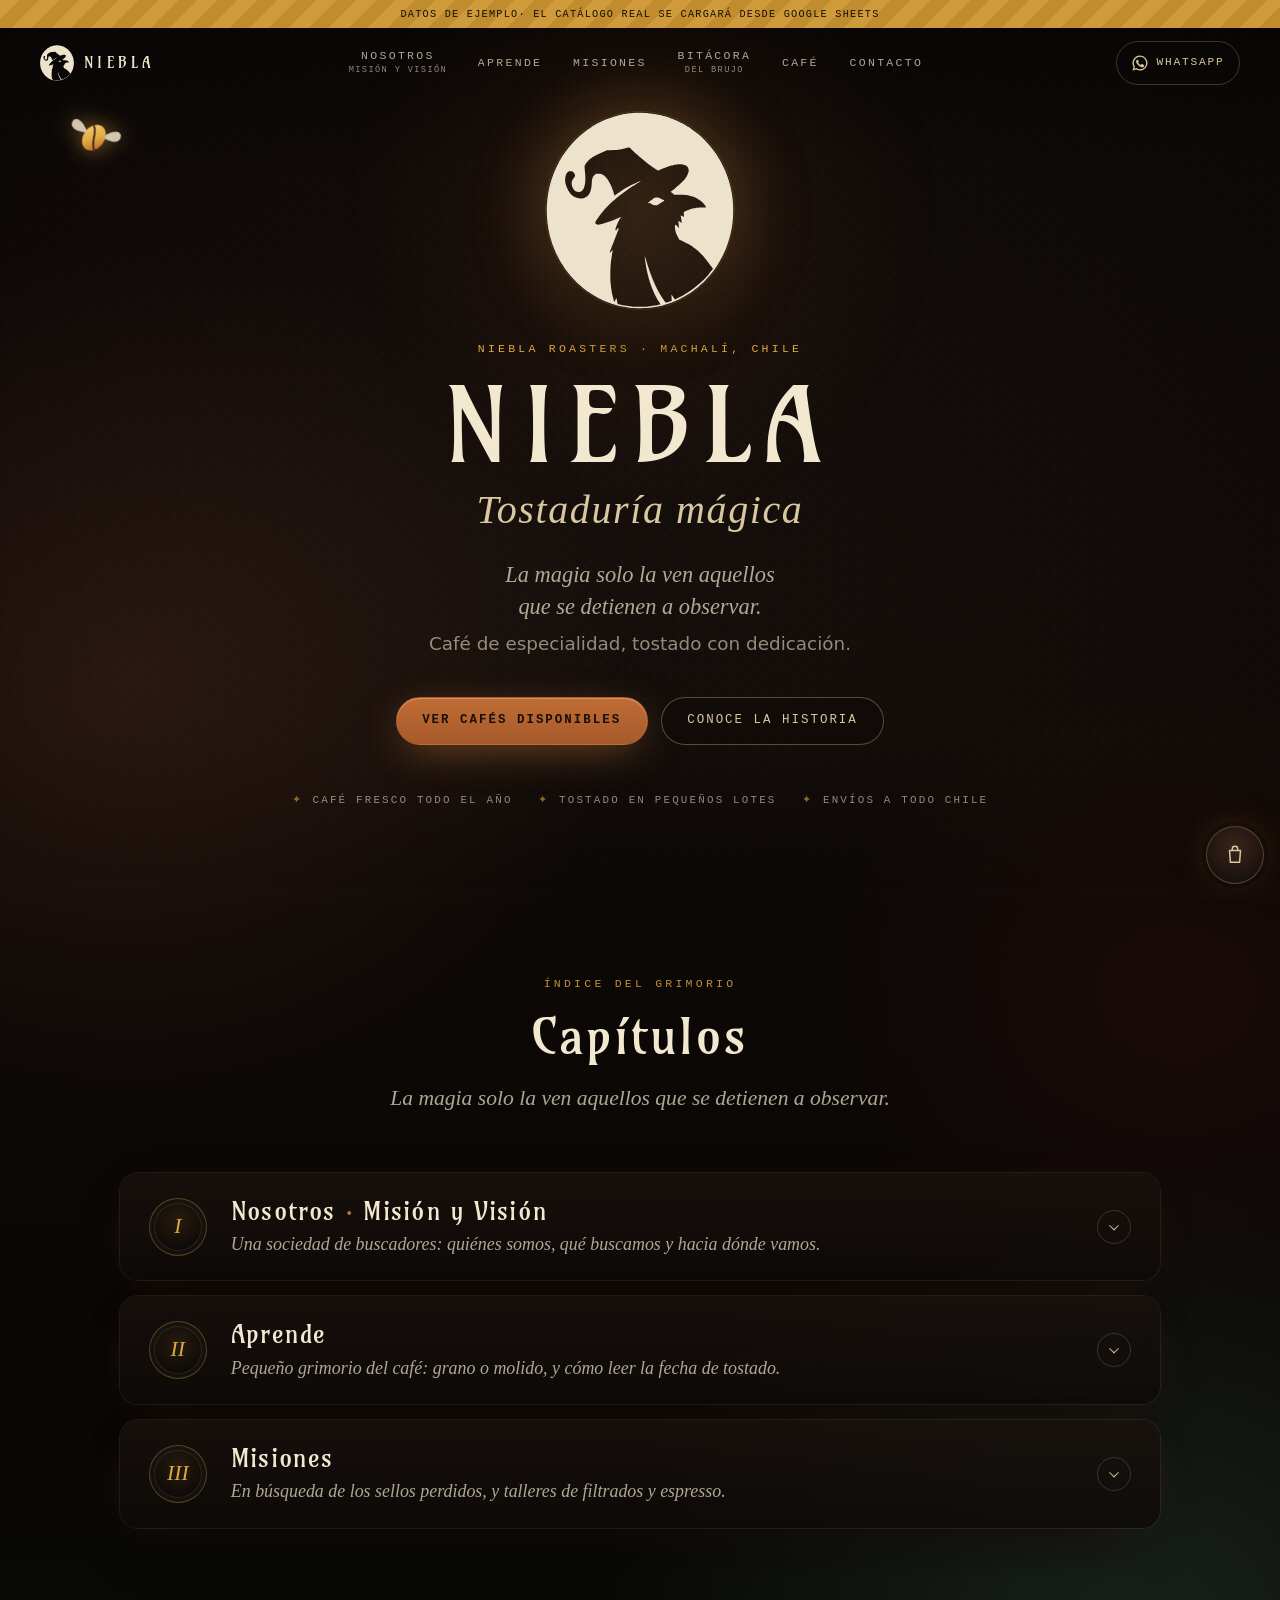
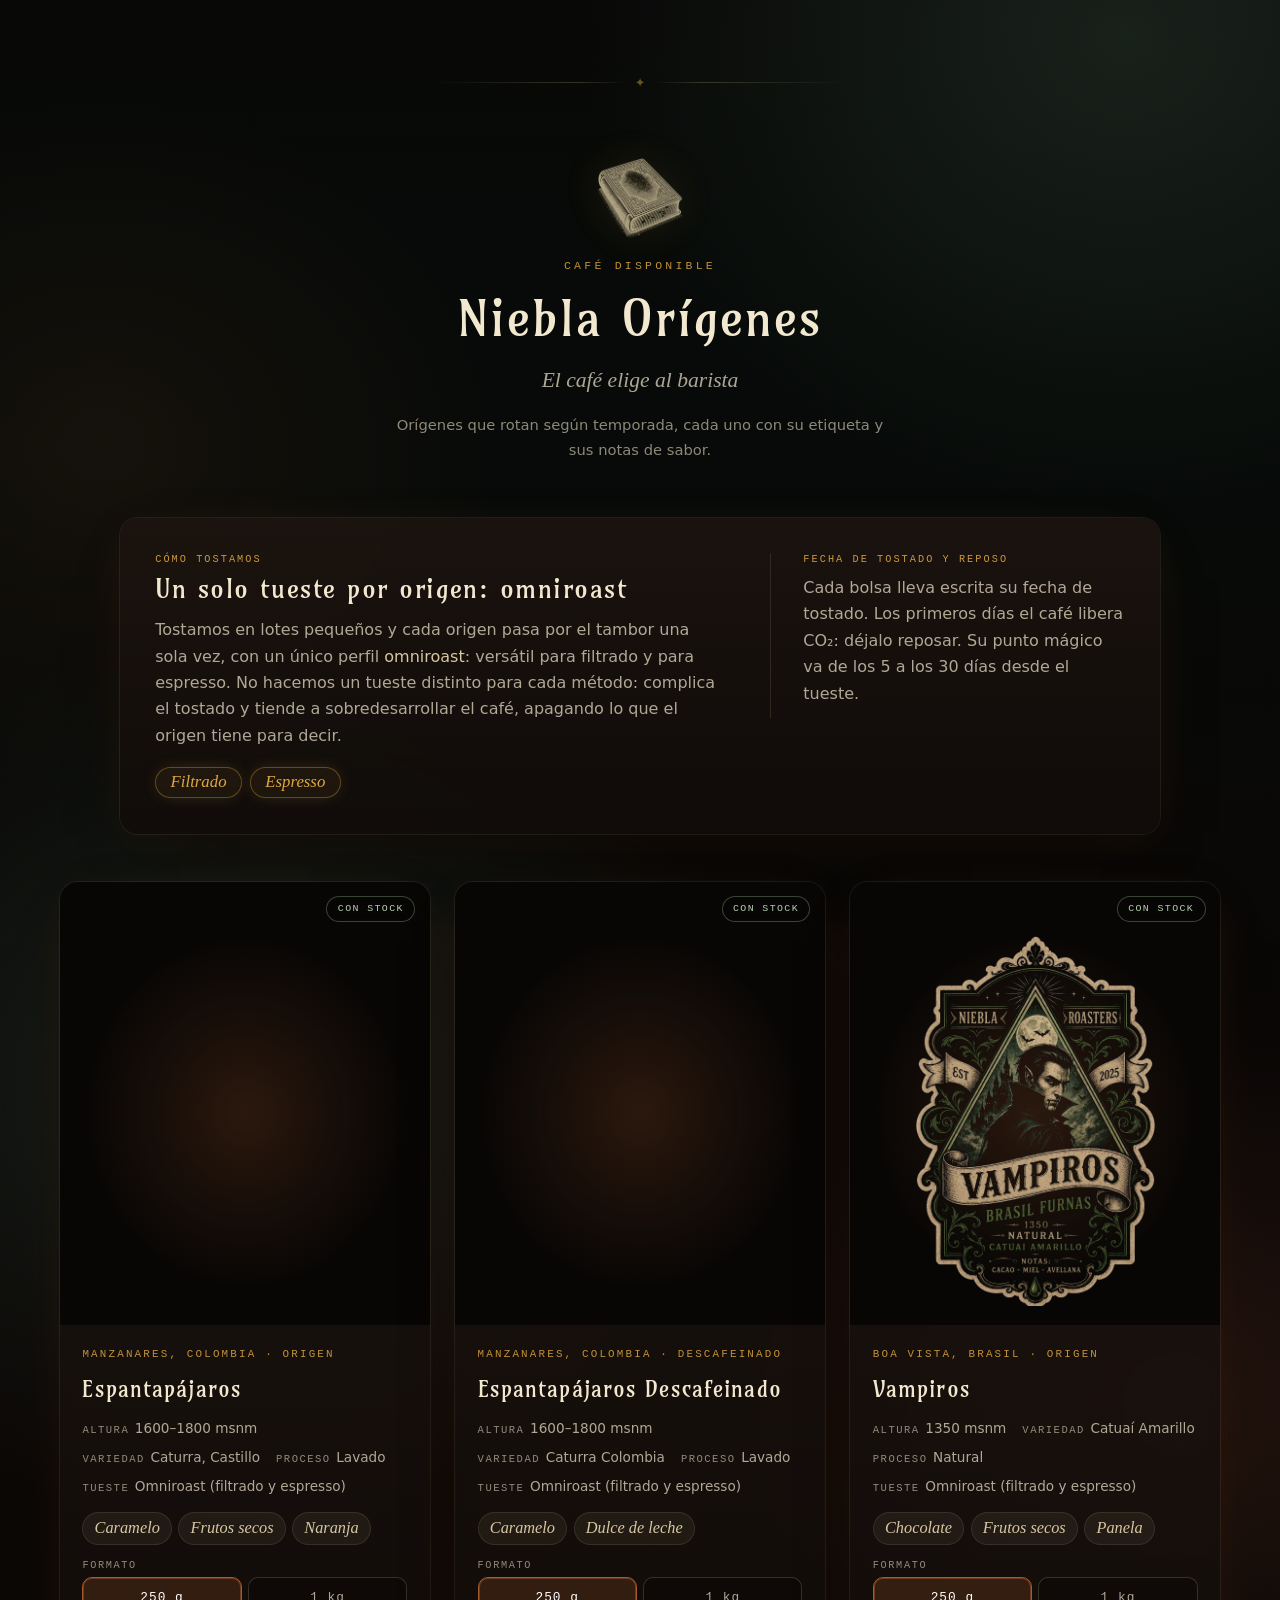
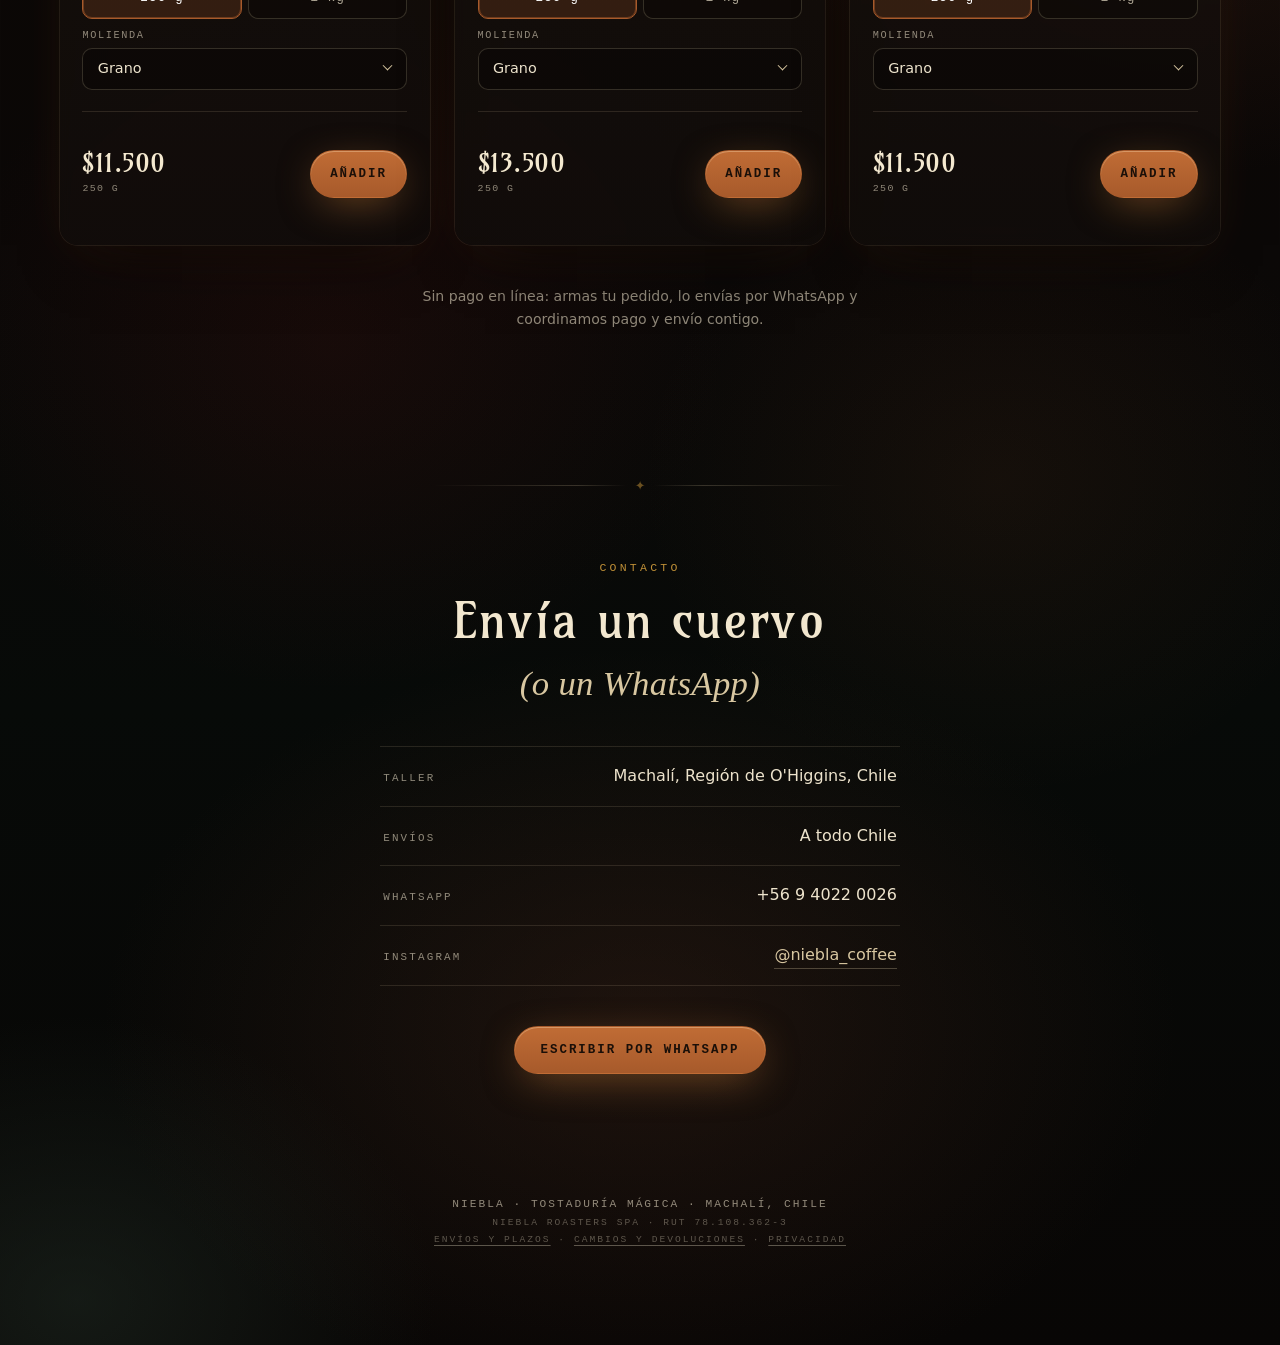
<file: index.html>
<!doctype html>
<html lang="es-CL">
<head>
  <meta charset="utf-8">
  <meta http-equiv="Content-Security-Policy" content="default-src 'self'; script-src 'self' 'sha256-qOhFsq0QMV2REqNwk5hGH5bZE9SkX6gt6yeyKdYPv+U='; style-src 'self' 'unsafe-inline' https://fonts.googleapis.com; font-src 'self' https://fonts.gstatic.com; img-src 'self' data: https:; connect-src 'self' https://docs.google.com https://*.googleusercontent.com https://script.google.com; manifest-src 'self'; base-uri 'self'; object-src 'none'; form-action 'self' https://wa.me https://api.whatsapp.com; upgrade-insecure-requests">
  <meta name="viewport" content="width=device-width, initial-scale=1, viewport-fit=cover">
  <title>Niebla · Tostaduría mágica en Machalí, Chile | Café de especialidad</title>
  <meta name="description" content="Niebla es una tostaduría de café de especialidad en Machalí, Chile. Café tostado con dedicación en pequeños lotes, talleres de filtrados y espresso. Envíos a todo Chile.">
  <meta name="theme-color" content="#080605">
  <link rel="icon" href="assets/niebla-emblema-solido.svg" type="image/svg+xml">
  <link rel="icon" href="assets/favicon-32.png" type="image/png" sizes="32x32">
  <link rel="icon" href="assets/favicon-192.png" type="image/png" sizes="192x192">
  <link rel="apple-touch-icon" href="assets/apple-touch-icon.png">
  <!-- URL pública (GitHub Pages). Si se usa dominio propio, cambiarla aquí, en og:*, JSON-LD y SITE_URL de app.js -->
  <link rel="canonical" href="https://nieblacoffee.cl/">

  <!-- Open Graph / redes -->
  <meta property="og:type" content="website">
  <meta property="og:locale" content="es_CL">
  <meta property="og:site_name" content="Niebla · Tostaduría mágica">
  <meta property="og:title" content="Niebla · Tostaduría mágica — Café de especialidad en Machalí">
  <meta property="og:description" content="Café de especialidad tostado con dedicación en Machalí, Chile. Mira el café disponible y pide directo por WhatsApp. Envíos a todo Chile.">
  <meta property="og:url" content="https://nieblacoffee.cl/">
  <meta property="og:image" content="https://nieblacoffee.cl/assets/og-niebla.jpg?v=3">
  <meta property="og:image:width" content="1200">
  <meta property="og:image:height" content="630">
  <meta name="twitter:card" content="summary_large_image">

  <link rel="preconnect" href="https://fonts.googleapis.com">
  <link rel="preconnect" href="https://fonts.gstatic.com" crossorigin>
  <link rel="preload" href="assets/fonts/amarante.woff2" as="font" type="font/woff2" crossorigin>
  <link href="https://fonts.googleapis.com/css2?family=Cormorant+Garamond:ital,wght@0,400;0,500;1,400;1,500&family=Inter:wght@400;500;600&family=IBM+Plex+Mono:wght@400;500&display=swap" rel="stylesheet">
  <link rel="stylesheet" href="styles.css?v=20261108c">
  <script>document.documentElement.classList.add("js")</script>

  <script type="application/ld+json">
  {
    "@context": "https://schema.org",
    "@type": ["Store", "CafeOrCoffeeShop"],
    "@id": "https://nieblacoffee.cl/#niebla",
    "name": "Niebla | Tostaduría mágica",
    "alternateName": "Niebla Roasters",
    "description": "Tostaduría de café de especialidad en Machalí, Chile. Tostado con dedicación. Envíos a todo Chile.",
    "url": "https://nieblacoffee.cl/",
    "logo": "https://nieblacoffee.cl/assets/niebla-emblema-solido.png",
    "image": "https://nieblacoffee.cl/assets/og-niebla.jpg?v=3",
    "telephone": "+56940220026",
    "servesCuisine": "Café de especialidad",
    "priceRange": "$$",
    "currenciesAccepted": "CLP",
    "address": {
      "@type": "PostalAddress",
      "addressLocality": "Machalí",
      "addressRegion": "Región del Libertador General Bernardo O'Higgins",
      "addressCountry": "CL"
    },
    "areaServed": { "@type": "Country", "name": "Chile" },
    "sameAs": ["https://www.instagram.com/niebla_coffee/"]
  }
  </script>
</head>
<body>
  <a class="skip" href="#cafe">Saltar al café disponible</a>

  <!-- Atmósfera: gradiente continuo + niebla + grano. Todo detrás del contenido. -->
  <div class="atmos" aria-hidden="true"></div>
  <canvas id="fog" aria-hidden="true"></canvas>
  <div class="grain" aria-hidden="true"></div>

  <div id="dev-banner" class="dev-banner" hidden>Datos de ejemplo<span class="dev-banner__more"> · el catálogo real se cargará desde Google Sheets</span></div>

  <header class="nav" id="nav">
    <a href="#portada" class="nav__brand" aria-label="Niebla, ir al inicio">
      <img src="assets/niebla-emblema.svg" alt="" width="34" height="36">
      <span>Niebla</span>
    </a>
    <nav class="nav__links" aria-label="Secciones">
      <a href="#nosotros" data-nav="nosotros" class="nav__stack"><span>Nosotros</span><span class="sr-only"> · </span><small>Misión y Visión</small></a>
      <a href="#aprende" data-nav="aprende">Aprende</a>
      <a href="#misiones" data-nav="misiones">Misiones</a>
      <a href="bitacora.html" class="nav__stack"><span>Bitácora</span><span class="sr-only"> · </span><small>del brujo</small></a>
      <a href="#cafe" data-nav="cafe">Café</a>
      <a href="#contacto" data-nav="contacto">Contacto</a>
    </nav>
    <div class="nav__actions">
    <a class="nav__wa js-wa" data-wa="Hola Niebla, vengo desde la web y tengo una consulta." href="https://wa.me/56940220026" target="_blank" rel="noopener" aria-label="Escribir por WhatsApp">
      <svg viewBox="0 0 24 24" width="18" height="18" aria-hidden="true"><path fill="currentColor" d="M12 2a10 10 0 0 0-8.6 15.1L2 22l5-1.3A10 10 0 1 0 12 2Zm0 18.2a8.2 8.2 0 0 1-4.2-1.2l-.3-.2-3 .8.8-2.9-.2-.3A8.2 8.2 0 1 1 12 20.2Zm4.5-6.1c-.2-.1-1.5-.7-1.7-.8-.2-.1-.4-.1-.6.1l-.8 1c-.1.2-.3.2-.5.1a6.7 6.7 0 0 1-3.3-2.9c-.3-.4.2-.4.7-1.3.1-.2 0-.3 0-.4l-.8-1.8c-.2-.5-.4-.4-.6-.4h-.5a1 1 0 0 0-.7.3 3 3 0 0 0-.9 2.2 5.2 5.2 0 0 0 1.1 2.8 11.9 11.9 0 0 0 4.6 4c1.7.7 2.3.8 3.2.7.5-.1 1.5-.6 1.7-1.2.2-.6.2-1.1.1-1.2l-.5-.2Z"/></svg>
      <span>WhatsApp</span>
    </a>
    <button class="nav__toggle" id="menu-toggle" type="button" aria-expanded="false" aria-controls="menu" aria-label="Abrir menú">
      <span class="nav__burger" aria-hidden="true"><i></i><i></i><i></i></span>
    </button>
    </div>
  </header>

  <!-- Menú de celular: panel lateral con el índice de capítulos -->
  <div class="menu" id="menu" hidden>
    <div class="menu__backdrop" data-close-menu></div>
    <nav class="menu__panel" aria-label="Menú principal">
      <p class="menu__kicker">Índice del grimorio</p>
      <ol class="menu__list">
        <li><a href="#nosotros" data-nav="nosotros"><span class="menu__n">I</span><span class="menu__t">Nosotros<span class="sr-only"> · </span><small class="menu__sub">Misión y Visión</small></span></a></li>
        <li><a href="#aprende" data-nav="aprende"><span class="menu__n">II</span><span class="menu__t">Aprende</span></a></li>
        <li><a href="#misiones" data-nav="misiones"><span class="menu__n">III</span><span class="menu__t">Misiones</span></a></li>
        <li><a href="bitacora.html"><span class="menu__n">IV</span><span class="menu__t">Bitácora<span class="sr-only"> · </span><small class="menu__sub">del brujo</small></span></a></li>
        <li><a href="#cafe" data-nav="cafe"><span class="menu__n menu__n--glyph">✦</span><span class="menu__t">Café</span></a></li>
        <li><a href="#contacto" data-nav="contacto"><span class="menu__n menu__n--glyph">✦</span><span class="menu__t">Contacto</span></a></li>
      </ol>
      <p class="menu__foot">Machalí, Chile · Envíos a todo Chile<br><a href="https://www.instagram.com/niebla_coffee/" target="_blank" rel="noopener">@niebla_coffee</a></p>
    </nav>
  </div>

  <main>
    <!-- PORTADA -->
    <section id="portada" class="hero">
  <!-- Grano dorado: abre el quiz "Encuentra tu café" -->
  <div class="bean" id="bean" hidden>
    <button type="button" class="bean__btn" id="bean-open" aria-label="Encuentra tu café" aria-haspopup="dialog" aria-controls="quiz-dialog">
      <svg viewBox="0 0 64 48" width="56" height="42" aria-hidden="true" focusable="false">
        <defs><linearGradient id="bean-g" x1="0" y1="0" x2="1" y2="1"><stop offset="0" stop-color="#F6D27A"/><stop offset=".55" stop-color="#E0A840"/><stop offset="1" stop-color="#A75A2B"/></linearGradient></defs>
        <g class="bean__wing bean__wing--l"><path d="M22 22 C10 8 2 12 3 19 C4 25 13 26 22 24Z" fill="#EDE3CC" fill-opacity=".85"/><path d="M21 23 C13 15 7 15 6 19" stroke="#D8C7A1" stroke-width="1" fill="none"/></g>
        <g class="bean__wing bean__wing--r"><path d="M42 22 C54 8 62 12 61 19 C60 25 51 26 42 24Z" fill="#EDE3CC" fill-opacity=".85"/><path d="M43 23 C51 15 57 15 58 19" stroke="#D8C7A1" stroke-width="1" fill="none"/></g>
        <ellipse cx="32" cy="27" rx="12" ry="16" fill="url(#bean-g)" transform="rotate(18 32 27)"/>
        <path d="M27 13 C35 20 29 32 37 41" stroke="#4A281B" stroke-width="2.2" fill="none" stroke-linecap="round"/>
      </svg>
    </button>
  </div>
  <div class="bean-say" id="bean-say" aria-hidden="true" hidden><span id="bean-say-txt"></span></div>
      <div class="hero__inner">
        <div class="hero__medallion reveal">
          <img src="assets/niebla-emblema.svg" alt="Niebla" width="200" height="210">
        </div>
        <p class="kicker reveal">Niebla Roasters · Machalí, Chile</p>
        <h1 class="hero__title reveal">Niebla<span class="hero__dash"> — </span><em>Tostaduría mágica</em></h1>
        <p class="hero__tagline reveal">La magia solo la ven aquellos que se detienen a observar.<br><span>Café de especialidad, tostado con dedicación.</span></p>
        <div class="hero__cta reveal">
          <a href="#cafe" class="btn btn--primary">Ver cafés disponibles</a>
          <a href="#nosotros" class="btn btn--ghost">Conoce la historia</a>
        </div>
        <ul class="hero__claims reveal" aria-label="Lo que nos define">
          <li>Café fresco todo el año</li>
          <li>Tostado en pequeños lotes</li>
          <li>Envíos a todo Chile</li>
        </ul>
      </div>
    </section>

    <!-- CAPÍTULOS: índice seleccionable. El contenido completo queda en el DOM (SEO); se despliega al tocar. -->
    <section id="capitulos" class="section chapters" aria-labelledby="capitulos-title">
      <div class="wrap">
        <header class="section__head section__head--center reveal">
          <p class="kicker">Índice del grimorio</p>
          <h2 id="capitulos-title">Capítulos</h2>
          <p class="section__sub">La magia solo la ven aquellos que se detienen a observar.</p>
        </header>
        <div class="chapters__list reveal">
        <article class="chapter" id="nosotros">
          <h3 class="chapter__h">
            <button class="chapter__toggle" type="button" id="nosotros-tab" aria-expanded="false" aria-controls="nosotros-body">
              <span class="chapter__seal" aria-hidden="true"><span>I</span></span>
              <span class="chapter__txt">
                <span class="chapter__title">Nosotros <span class="chapter__dot">·</span> Misión y Visión</span>
                <span class="chapter__teaser">Una sociedad de buscadores: quiénes somos, qué buscamos y hacia dónde vamos.</span>
              </span>
              <span class="chapter__chev" aria-hidden="true"></span>
            </button>
          </h3>
          <div class="chapter__body" id="nosotros-body" role="region" aria-labelledby="nosotros-tab">
            <div class="chapter__clip">
              <div class="chapter__mist" aria-hidden="true"></div>
              <div class="chapter__content story story__grid">
            <header class="section__head">
              <img class="emblem emblem--hat" src="assets/emblema-sombrero.webp" alt="" width="360" height="327" loading="lazy" decoding="async">
              <h4 class="chapter__display">Detrás de la niebla</h4>
            </header>
            <div class="story__text">
              <h3 class="story__label">¿Quiénes somos?</h3>
              <p class="lead">Somos una sociedad de buscadores.</p>
              <p>Personas que alguna vez probaron el café de Niebla y sintieron que algo cambió. No nos definimos por títulos ni etiquetas, sino por la inquietud que nos une. Somos lectores, pensadores, creadores, observadores. Nos inspira la alquimia del conocimiento, pero con los pies en la tierra: trabajamos con productores comprometidos, tostamos con precisión, y servimos con intención. Niebla no es solo un lugar, es una forma de ver.</p>
            </div>
            <ul class="story__pillars story__pillars--two">
              <li class="card"><span class="pillar__n">i</span><h3>Misión</h3><p>En Niebla, buscamos cultivar momentos de pausa y profundidad. Nuestra misión es ofrecer café que inspire conversación, reflexión y descubrimiento. Cada taza es una invitación a explorar lo invisible: lo que se piensa, lo que se siente, lo que se transforma. Trabajamos con respeto por el origen, atención al detalle y una curiosidad constante por lo que aún no sabemos.</p></li>
              <li class="card"><span class="pillar__n">ii</span><h3>Visión</h3><p>Queremos ser un punto de encuentro para quienes valoran el conocimiento, la sensibilidad y la búsqueda. En Niebla, el café no es solo bebida: es lenguaje, es ritual, es herramienta. Imaginamos una comunidad que crece a través del intercambio, donde cada persona que ha probado nuestro café se convierte en parte de una red silenciosa pero vibrante. Una sociedad que evoluciona con cada conversación, cada idea compartida, cada taza servida.</p></li>
            </ul>

              </div>
            </div>
          </div>
        </article>
        <article class="chapter" id="aprende">
          <h3 class="chapter__h">
            <button class="chapter__toggle" type="button" id="aprende-tab" aria-expanded="false" aria-controls="aprende-body">
              <span class="chapter__seal" aria-hidden="true"><span>II</span></span>
              <span class="chapter__txt">
                <span class="chapter__title">Aprende</span>
                <span class="chapter__teaser">Pequeño grimorio del café: grano o molido, y cómo leer la fecha de tostado.</span>
              </span>
              <span class="chapter__chev" aria-hidden="true"></span>
            </button>
          </h3>
          <div class="chapter__body" id="aprende-body" role="region" aria-labelledby="aprende-tab">
            <div class="chapter__clip">
              <div class="chapter__mist" aria-hidden="true"></div>
              <div class="chapter__content learn">
            <header class="section__head section__head--center">
              <h4 class="chapter__display">Pequeño grimorio del café</h4>
              <p class="section__sub">Lo justo para elegir mejor y preparar con intención.</p>
            </header>

            <div class="learn__grid">
              <article class="card learn__card">
                <p class="learn__tag">Grano o molido</p>
                <h3>El aroma vive en el grano</h3>
                <p>Molido, el café pierde aromas en días. Si tienes molino, compra en grano y muele justo antes. Si no, te lo molemos según tu método.</p>
              </article>
              <article class="card learn__card learn__card--date">
                <p class="learn__tag">Cómo leer la fecha de tostado</p>
                <h3>El café también necesita reposar</h3>
                <ol class="timeline">
                  <li><strong>Días 0–4</strong><span>Recién salido del tambor. Libera CO₂; espera un poco.</span></li>
                  <li><strong>Días 5–30</strong><span>Punto mágico: aromas y dulzor en su mejor momento.</span></li>
                  <li><strong>30–60 días</strong><span>Sigue rico, pero se va apagando. Guárdalo cerrado, lejos de luz y calor.</span></li>
                </ol>
                <p class="learn__foot">Por eso cada bolsa de Niebla lleva escrita su fecha de tostado, no solo una fecha de vencimiento.</p>
              </article>
            </div>

              </div>
            </div>
          </div>
        </article>
        <article class="chapter" id="misiones">
          <h3 class="chapter__h">
            <button class="chapter__toggle" type="button" id="misiones-tab" aria-expanded="false" aria-controls="misiones-body">
              <span class="chapter__seal" aria-hidden="true"><span>III</span></span>
              <span class="chapter__txt">
                <span class="chapter__title">Misiones</span>
                <span class="chapter__teaser">En búsqueda de los sellos perdidos, y talleres de filtrados y espresso.</span>
              </span>
              <span class="chapter__chev" aria-hidden="true"></span>
            </button>
          </h3>
          <div class="chapter__body" id="misiones-body" role="region" aria-labelledby="misiones-tab">
            <div class="chapter__clip">
              <div class="chapter__mist" aria-hidden="true"></div>
              <div class="chapter__content missions">
            <header class="section__head section__head--center">
              <h4 class="chapter__display">En búsqueda de los sellos perdidos</h4>
              <p class="section__sub">Brujos y brujas de Niebla: una nueva misión ha comenzado.</p>
            </header>
            <p class="quest__intro">Cada bolsa de 250 g guarda un secreto perteneciente a la orden. Dos pruebas, dos recompensas:</p>
            <div class="missions__grid quest__grid">
              <article class="card mission quest">
                <p class="learn__tag">Primera prueba</p>
                <h3>Las tarjetas de Niebla</h3>
                <p>Reúne cinco tarjetas de Niebla y obtén un 10% de descuento en tu próxima compra.</p>
                <p class="mission__price"><span>5 tarjetas</span> = 10% de descuento</p>
              </article>
              <article class="card mission quest">
                <p class="learn__tag">Segunda prueba</p>
                <h3>Los sellos de lacre</h3>
                <p>Reúne diez sellos de lacre y canjéalos por un café de 100 g seleccionado al azar por el brujo tostador.</p>
                <p class="mission__price"><span>10 sellos</span> = 1 café de 100 g</p>
              </article>
            </div>
            <p class="quest__foot">El destino decidirá qué origen llega a tus manos: Colombia, Brasil, Bolivia u otros cafés ocultos dentro de nuestra colección. Cada tarjeta y cada sello son prueba de tu recorrido dentro de la sociedad secreta del café. <em>La búsqueda ya comenzó.</em></p>

            <header class="section__head section__head--center missions__sub">
              <p class="kicker">Talleres</p>
              <h4 class="chapter__display">Talleres para aprendices</h4>
              <p class="section__sub">Jornadas prácticas para entender el café más allá de una receta.</p>
            </header>
            <div class="missions__grid">
              <article class="card mission">
                <h3>Atelier de Filtrados</h3>
                <p>Extracción y TDS, calibración de recetas, agua, percolación e inmersión, y cómo conservar tu café.</p>
                <p class="mission__price"><span>$60.000</span> por alumno</p>
              </article>
              <article class="card mission">
                <h3>Atelier de Espresso</h3>
                <p>Uso de la máquina, fundamentos de extracción, distribución y tampeo, y cómo calibrar un café desde cero.</p>
                <p class="mission__price"><span>$80.000</span> por alumno</p>
              </article>
            </div>
            <p class="missions__cta"><a class="btn btn--ghost" href="#contacto">Consultar talleres</a></p>

              </div>
            </div>
          </div>
        </article>
        </div>
      </div>
    </section>

    <!-- CAFÉ DISPONIBLE (Niebla Orígenes): siempre visible -->
    <section id="cafe" class="section shop">
      <div class="wrap">
        <header class="section__head section__head--center reveal">
          <img class="emblem emblem--book" src="assets/emblema-libro.webp" alt="" width="360" height="337" loading="lazy" decoding="async">
          <p class="kicker">Café disponible</p>
          <h2>Niebla Orígenes</h2>
          <p class="section__sub">El café elige al barista</p>
          <p class="section__note">Orígenes que rotan según temporada, cada uno con su etiqueta y sus notas de sabor.</p>
        </header>
        <div class="card roast-intro reveal">
          <div class="roast-intro__main">
            <p class="learn__tag">Cómo tostamos</p>
            <h3>Un solo tueste por origen: omniroast</h3>
            <p>Tostamos en lotes pequeños y cada origen pasa por el tambor una sola vez, con un único perfil <strong>omniroast</strong>: versátil para filtrado y para espresso. No hacemos un tueste distinto para cada método: complica el tostado y tiende a sobredesarrollar el café, apagando lo que el origen tiene para decir.</p>
            <ul class="omni__uses" aria-label="Sirve para"><li>Filtrado</li><li>Espresso</li></ul>
          </div>
          <div class="roast-intro__side">
            <p class="learn__tag">Fecha de tostado y reposo</p>
            <p>Cada bolsa lleva escrita su fecha de tostado. Los primeros días el café libera CO₂: déjalo reposar. Su punto mágico va de los 5 a los 30 días desde el tueste.</p>
          </div>
        </div>
        <div id="products" class="products" aria-live="polite">
          <p class="products__loading">Invocando el catálogo…</p>
        </div>
        <p class="shop__note reveal">Sin pago en línea: armas tu pedido, lo envías por WhatsApp y coordinamos pago y envío contigo.</p>
      </div>
    </section>

    <!-- CONTACTO: siempre visible -->
    <section id="contacto" class="section contact">
      <div class="wrap contact__inner reveal">
        <p class="kicker">Contacto</p>
        <h2>Envía un cuervo<br><em>(o un WhatsApp)</em></h2>
        <ul class="contact__list">
          <li><span class="contact__label">Taller</span>Machalí, Región de O'Higgins, Chile</li>
          <li><span class="contact__label">Envíos</span>A todo Chile</li>
          <li><span class="contact__label">WhatsApp</span><span>+56 9 4022 0026</span></li>
          <li><span class="contact__label">Instagram</span><a href="https://www.instagram.com/niebla_coffee/" target="_blank" rel="noopener">@niebla_coffee</a></li>
        </ul>
        <a class="btn btn--primary js-wa" href="https://wa.me/56940220026" data-wa="Hola Niebla, vengo desde la web y tengo una consulta (cafés, pedidos o talleres)." target="_blank" rel="noopener">Escribir por WhatsApp</a>
      </div>
    </section>
  </main>

  <footer class="footer">
    <p>Niebla · Tostaduría mágica · Machalí, Chile</p>
    <p class="footer__small">Niebla Roasters SpA · RUT 78.108.362-3</p>
    <p class="footer__small footer__links"><a href="envios.html">Envíos y plazos</a> · <a href="cambios.html">Cambios y devoluciones</a> · <a href="privacidad.html">Privacidad</a></p>
  </footer>

  <!-- Carrito -->
  <button class="cart-fab" id="cart-open" type="button" aria-controls="cart" aria-expanded="false" aria-label="Abrir carrito">
    <svg viewBox="0 0 24 24" width="22" height="22" aria-hidden="true"><path fill="none" stroke="currentColor" stroke-width="1.6" stroke-linecap="round" stroke-linejoin="round" d="M6 7h12l-1 13H7L6 7Zm3 0V5.5a3 3 0 0 1 6 0V7"/></svg>
    <span class="cart-fab__count" id="cart-count" hidden>0</span>
  </button>

  <div class="cart-layer">
  <div class="cart-backdrop" id="cart-backdrop" hidden></div>
  <aside class="cart" id="cart" role="dialog" aria-modal="true" aria-labelledby="cart-title" aria-hidden="true">
    <header class="cart__head">
      <h2 id="cart-title">Tu pedido</h2>
      <button class="cart__close" id="cart-close" type="button" aria-label="Cerrar carrito">×</button>
    </header>
    <div class="cart__body">
      <ul class="cart__items" id="cart-items"></ul>
      <button type="button" class="cart-rec" id="cart-rec" hidden></button>
      <button type="button" class="cart-requiz" id="cart-requiz" hidden>Hacer el quiz de nuevo</button>
      <p class="cart__empty" id="cart-empty">Tu caldero está vacío.<br><a href="#cafe" data-close-cart>Ver cafés disponibles</a></p>
      <form class="checkout" id="checkout" novalidate>
        <h3 class="checkout__title">Tus datos</h3>
          <div class="field">
            <label for="co-name"><span>Nombre y apellido</span></label>
            <input type="text" id="co-name" name="name" autocomplete="name" placeholder="Ej: Morgana Pérez" required aria-required="true" aria-describedby="co-name-err">
            <p class="field__err" id="co-name-err" aria-live="polite"></p>
          </div>
        <fieldset class="checkout__tipo">
          <legend><span>Tipo de pedido</span></legend>
          <div class="tipo">
            <label class="tipo__opt"><input type="radio" name="tipo" value="retiro"><span class="tipo__card"><strong>Retiro en tienda</strong><small>Coordinas el retiro con Carlos por WhatsApp</small></span></label>
            <label class="tipo__opt"><input type="radio" name="tipo" value="envio"><span class="tipo__card"><strong>Envío a domicilio</strong><small>Te lo enviamos a todo Chile</small></span></label>
          </div>
          <p class="field__err" id="co-tipo-err" aria-live="polite"></p>
        </fieldset>
        <div class="ship" id="ship" aria-hidden="true">
          <div class="ship__inner" id="ship-inner">
            <div class="ship__grid">
          <div class="field">
            <label for="co-rut"><span>RUT</span></label>
            <input type="text" id="co-rut" name="rut" autocomplete="off" placeholder="12.345.678-9" required aria-required="true" aria-describedby="co-rut-err" inputmode="text" maxlength="12">
            <p class="field__err" id="co-rut-err" aria-live="polite"></p>
          </div>
          <div class="field">
            <label for="co-phone"><span>Teléfono</span></label>
            <input type="tel" id="co-phone" name="phone" autocomplete="tel" placeholder="+56 9 1234 5678" required aria-required="true" aria-describedby="co-phone-err" inputmode="tel" maxlength="16">
            <p class="field__err" id="co-phone-err" aria-live="polite"></p>
          </div>
          <div class="field field--full">
            <label for="co-email"><span>Correo <em>(opcional)</em></span></label>
            <input type="email" id="co-email" name="email" autocomplete="email" placeholder="tu@correo.cl" aria-describedby="co-email-err">
            <p class="field__err" id="co-email-err" aria-live="polite"></p>
          </div>
          <div class="field field--full">
            <label for="co-region"><span>Región</span></label>
            <div class="select"><select id="co-region" name="region" autocomplete="address-level1" required>
              <option value="Arica y Parinacota">Arica y Parinacota</option>
              <option value="Tarapacá">Tarapacá</option>
              <option value="Antofagasta">Antofagasta</option>
              <option value="Atacama">Atacama</option>
              <option value="Coquimbo">Coquimbo</option>
              <option value="Valparaíso">Valparaíso</option>
              <option value="Metropolitana de Santiago">Metropolitana de Santiago</option>
              <option value="Libertador General Bernardo O&#39;Higgins" selected>Libertador General Bernardo O&#39;Higgins</option>
              <option value="Maule">Maule</option>
              <option value="Ñuble">Ñuble</option>
              <option value="Biobío">Biobío</option>
              <option value="La Araucanía">La Araucanía</option>
              <option value="Los Ríos">Los Ríos</option>
              <option value="Los Lagos">Los Lagos</option>
              <option value="Aysén del General Carlos Ibáñez del Campo">Aysén del General Carlos Ibáñez del Campo</option>
              <option value="Magallanes y de la Antártica Chilena">Magallanes y de la Antártica Chilena</option>
            </select></div>
          </div>
          <div class="field">
            <label for="co-city"><span>Ciudad</span></label>
            <input type="text" id="co-city" name="city" autocomplete="address-level2" placeholder="Ej: Rancagua" required aria-required="true" aria-describedby="co-city-err">
            <p class="field__err" id="co-city-err" aria-live="polite"></p>
          </div>
          <div class="field">
            <label for="co-comuna"><span>Comuna</span></label>
            <input type="text" id="co-comuna" name="comuna" autocomplete="address-level3" placeholder="Ej: Machalí" required aria-required="true" aria-describedby="co-comuna-err">
            <p class="field__err" id="co-comuna-err" aria-live="polite"></p>
          </div>
          <div class="field field--full">
            <label for="co-street"><span>Calle y número</span></label>
            <input type="text" id="co-street" name="street" autocomplete="address-line1" placeholder="Ej: Av. San Juan 1234" required aria-required="true" aria-describedby="co-street-err">
            <p class="field__err" id="co-street-err" aria-live="polite"></p>
          </div>
          <div class="field field--full">
            <label for="co-depto"><span>Depto / casa <em>(opcional)</em></span></label>
            <input type="text" id="co-depto" name="depto" autocomplete="address-line2" placeholder="Ej: Depto 302" aria-describedby="co-depto-err">
            <p class="field__err" id="co-depto-err" aria-live="polite"></p>
          </div>
          <div class="field field--full">
            <label for="co-ref"><span>Referencia para el repartidor <em>(opcional)</em></span></label>
            <textarea id="co-ref" name="ref" rows="2" maxlength="160" placeholder="Ej: portón negro, tocar timbre"></textarea>
          </div>
            </div>
            <p class="ship__note">El costo de despacho se coordina por WhatsApp.</p>
          </div>
        </div>
        <section class="pago" id="pago" aria-labelledby="pago-title" hidden>
          <h3 class="checkout__title" id="pago-title">Forma de pago</h3>
          <fieldset class="checkout__tipo">
            <legend class="sr-only">Forma de pago</legend>
            <div class="tipo" id="pago-opts">
              <label class="tipo__opt" id="pago-efectivo"><input type="radio" name="pago" value="efectivo"><span class="tipo__card"><strong>Efectivo</strong><small>Pagas al retirar</small></span></label>
              <label class="tipo__opt"><input type="radio" name="pago" value="transferencia"><span class="tipo__card"><strong>Transferencia</strong><small>A la cuenta de Niebla</small></span></label>
            </div>
            <p class="pago__note" id="pago-note" hidden>Para envíos el pago es solo por transferencia.</p>
            <p class="pago__note" id="cash-note" hidden>Todo pago en efectivo debe ser con el monto exacto, ya que Chill Coffee es solo un punto de venta.</p>
            <p class="field__err" id="co-pago-err" aria-live="polite"></p>
          </fieldset>
          <div class="bank" id="bank" hidden>
            <p class="bank__title">Datos para transferir</p>
            <dl class="bank__list">
            <div class="bank__row"><dt>Titular</dt><dd><span data-bank="titular">Niebla Roasters SpA</span><button type="button" class="bank__copy" data-copy="titular" aria-label="Copiar titular">Copiar</button></dd></div>
            <div class="bank__row"><dt>RUT</dt><dd><span data-bank="rut">78.108.362-3</span><button type="button" class="bank__copy" data-copy="rut" aria-label="Copiar rut">Copiar</button></dd></div>
            <div class="bank__row"><dt>Banco</dt><dd><span data-bank="banco">Mercado Pago</span><button type="button" class="bank__copy" data-copy="banco" aria-label="Copiar banco">Copiar</button></dd></div>
            <div class="bank__row"><dt>Tipo de cuenta</dt><dd><span data-bank="tipo">Cuenta Vista</span><button type="button" class="bank__copy" data-copy="tipo" aria-label="Copiar tipo de cuenta">Copiar</button></dd></div>
            <div class="bank__row"><dt>Número de cuenta</dt><dd><span data-bank="cuenta">1088227491</span><button type="button" class="bank__copy" data-copy="cuenta" aria-label="Copiar número de cuenta">Copiar</button></dd></div>
            <div class="bank__row"><dt>Correo</dt><dd><span data-bank="correo">niebla.tostaduria@gmail.com</span><button type="button" class="bank__copy" data-copy="correo" aria-label="Copiar correo">Copiar</button></dd></div>
            </dl>
            <button type="button" class="btn btn--ghost btn--block bank__all" data-copy="all">Copiar todos los datos</button>
            <p class="bank__hint">Envía el comprobante por WhatsApp para confirmar tu pedido.</p>
            <p class="sr-only" id="copy-status" aria-live="polite"></p>
          </div>
        </section>
      </form>
    </div>
    <footer class="cart__foot" id="cart-foot">
      <div class="cart__total"><span>Total</span><strong id="cart-total">$0</strong></div>
      <p class="cart__status" id="cart-status" aria-live="polite"></p>
      <a class="btn btn--primary btn--block" id="cart-send" href="https://wa.me/56940220026" target="_blank" rel="noopener" aria-describedby="cart-status">Enviar pedido por WhatsApp</a>
      <p class="cart__hint">No se cobra nada aquí. Carlos confirma stock, pago y envío por WhatsApp.</p>
    </footer>
  </aside>
  </div>

  <div class="toast" id="toast" role="status" aria-live="polite"></div>

  <dialog class="quiz-dialog" id="quiz-dialog" aria-labelledby="quiz-title">
    <div id="quiz" class="card quiz">
      <button type="button" class="quiz-dialog__close" id="quiz-close" aria-label="Cerrar">×</button>
      <p class="learn__tag">Encuentra tu café</p>
      <h3 id="quiz-title">¿Qué origen te espera?</h3>
      <div id="quiz-body" aria-live="polite"></div>
    </div>
  </dialog>

  <script src="app.js?v=20261108c" defer></script>
</body>
</html>
</file>
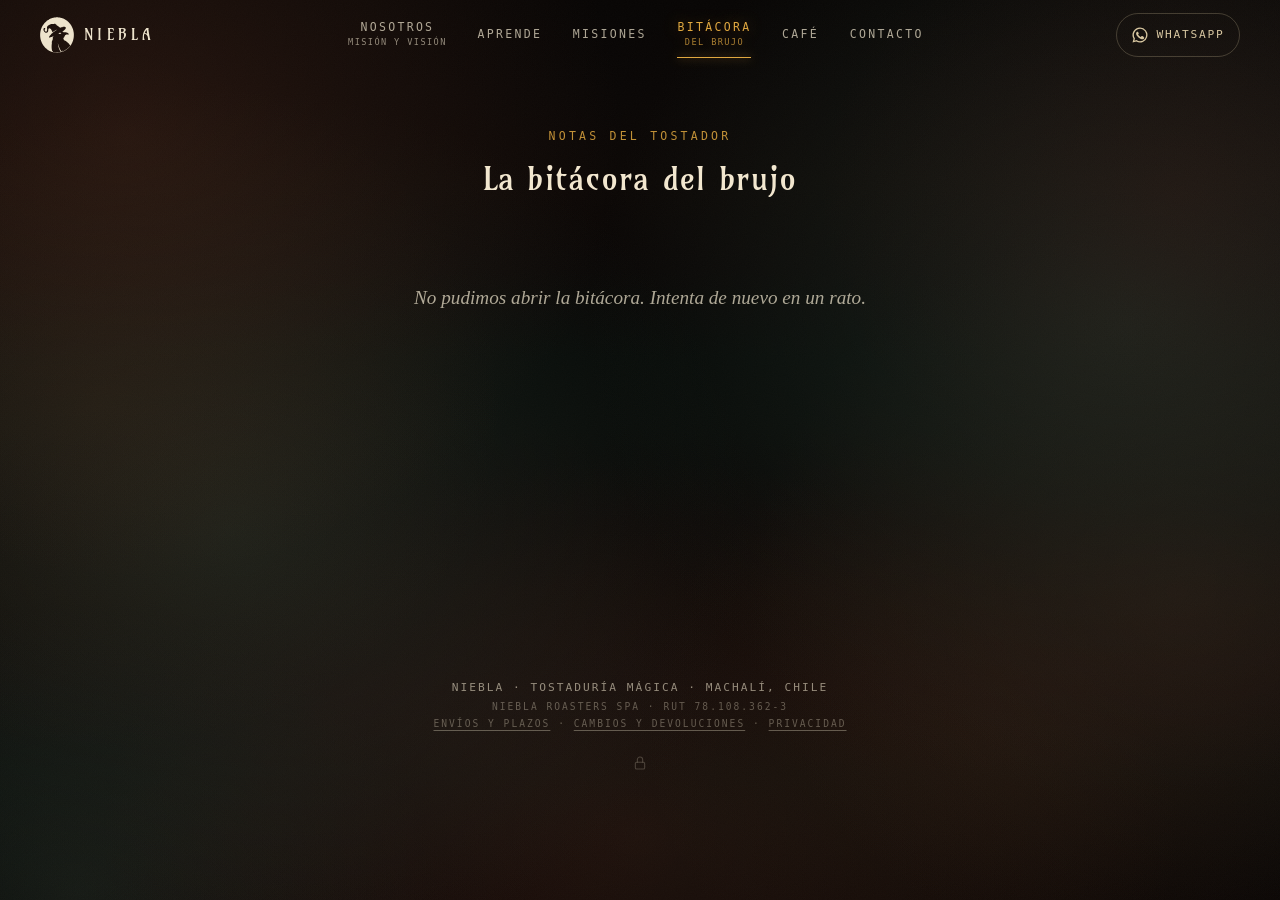
<file: bitacora.html>
<!doctype html>
<html lang="es-CL">
<head>
  <meta charset="utf-8">
  <meta http-equiv="Content-Security-Policy" content="default-src 'self'; script-src 'self' 'sha256-qOhFsq0QMV2REqNwk5hGH5bZE9SkX6gt6yeyKdYPv+U='; style-src 'self' 'unsafe-inline' https://fonts.googleapis.com; font-src 'self' https://fonts.gstatic.com; img-src 'self' data: https:; connect-src 'self' https://docs.google.com https://*.googleusercontent.com https://script.google.com https://bitacora.nieblacoffee.cl; manifest-src 'self'; base-uri 'self'; object-src 'none'; form-action 'self' https://wa.me https://api.whatsapp.com; upgrade-insecure-requests">
  <meta name="viewport" content="width=device-width, initial-scale=1, viewport-fit=cover">
  <title>La bitácora del brujo · Niebla · Tostaduría mágica</title>
  <meta name="description" content="La bitácora del brujo: notas de tueste, recetas y música de Niebla, tostaduría de café de especialidad en Machalí.">
  <meta name="theme-color" content="#080605">
  <link rel="icon" href="assets/niebla-emblema-solido.svg" type="image/svg+xml">
  <link rel="icon" href="assets/favicon-32.png" type="image/png" sizes="32x32">
  <link rel="icon" href="assets/favicon-192.png" type="image/png" sizes="192x192">
  <link rel="apple-touch-icon" href="assets/apple-touch-icon.png">
  <!-- URL pública (GitHub Pages). Si se usa dominio propio, cambiarla aquí, en og:*, JSON-LD y SITE_URL de app.js -->
  <link rel="canonical" href="https://nieblacoffee.cl/bitacora.html">

  <!-- Open Graph / redes -->
  <meta property="og:type" content="website">
  <meta property="og:locale" content="es_CL">
  <meta property="og:site_name" content="Niebla · Tostaduría mágica">
  <meta property="og:title" content="La bitácora del brujo · Niebla">
  <meta property="og:description" content="Café de especialidad tostado con dedicación en Machalí, Chile. Mira el café disponible y pide directo por WhatsApp. Envíos a todo Chile.">
  <meta property="og:url" content="https://nieblacoffee.cl/bitacora.html">
  <meta property="og:image" content="https://nieblacoffee.cl/assets/og-niebla.jpg?v=3">
  <meta property="og:image:width" content="1200">
  <meta property="og:image:height" content="630">
  <meta name="twitter:card" content="summary_large_image">

  <link rel="preconnect" href="https://fonts.googleapis.com">
  <link rel="preconnect" href="https://fonts.gstatic.com" crossorigin>
  <link rel="preload" href="assets/fonts/amarante.woff2" as="font" type="font/woff2" crossorigin>
  <link href="https://fonts.googleapis.com/css2?family=Cormorant+Garamond:ital,wght@0,400;0,500;1,400;1,500&family=Inter:wght@400;500;600&family=IBM+Plex+Mono:wght@400;500&display=swap" rel="stylesheet">
  <link rel="stylesheet" href="styles.css?v=20261102m">
  <script>document.documentElement.classList.add("js")</script>
</head>
<body>
  <a class="skip" href="#bitacora">Saltar a la bitácora</a>
  <div class="atmos" aria-hidden="true"></div>
  <div class="grain" aria-hidden="true"></div>

  <header class="nav" id="nav">
    <a href="./" class="nav__brand" aria-label="Niebla, ir al inicio">
      <img src="assets/niebla-emblema.svg" alt="" width="34" height="36">
      <span>Niebla</span>
    </a>
    <nav class="nav__links" aria-label="Secciones">
      <a href="./#nosotros" class="nav__stack"><span>Nosotros</span><span class="sr-only"> · </span><small>Misión y Visión</small></a>
      <a href="./#aprende">Aprende</a>
      <a href="./#misiones">Misiones</a>
      <a href="bitacora.html" class="nav__stack is-active" aria-current="page"><span>Bitácora</span><span class="sr-only"> · </span><small>del brujo</small></a>
      <a href="./#cafe">Café</a>
      <a href="./#contacto">Contacto</a>
    </nav>
    <div class="nav__actions">
    <a class="nav__wa js-wa" data-wa="Hola Niebla, vengo desde la web y tengo una consulta." href="https://wa.me/56940220026" target="_blank" rel="noopener" aria-label="Escribir por WhatsApp">
      <svg viewBox="0 0 24 24" width="18" height="18" aria-hidden="true"><path fill="currentColor" d="M12 2a10 10 0 0 0-8.6 15.1L2 22l5-1.3A10 10 0 1 0 12 2Zm0 18.2a8.2 8.2 0 0 1-4.2-1.2l-.3-.2-3 .8.8-2.9-.2-.3A8.2 8.2 0 1 1 12 20.2Zm4.5-6.1c-.2-.1-1.5-.7-1.7-.8-.2-.1-.4-.1-.6.1l-.8 1c-.1.2-.3.2-.5.1a6.7 6.7 0 0 1-3.3-2.9c-.3-.4.2-.4.7-1.3.1-.2 0-.3 0-.4l-.8-1.8c-.2-.5-.4-.4-.6-.4h-.5a1 1 0 0 0-.7.3 3 3 0 0 0-.9 2.2 5.2 5.2 0 0 0 1.1 2.8 11.9 11.9 0 0 0 4.6 4c1.7.7 2.3.8 3.2.7.5-.1 1.5-.6 1.7-1.2.2-.6.2-1.1.1-1.2l-.5-.2Z"/></svg>
      <span>WhatsApp</span>
    </a>
    <button class="nav__toggle" id="menu-toggle" type="button" aria-expanded="false" aria-controls="menu" aria-label="Abrir menú">
      <span class="nav__burger" aria-hidden="true"><i></i><i></i><i></i></span>
    </button>
    </div>
  </header>

  <!-- Menú de celular: panel lateral con el índice de capítulos -->
  <div class="menu" id="menu" hidden>
    <div class="menu__backdrop" data-close-menu></div>
    <nav class="menu__panel" aria-label="Menú principal">
      <p class="menu__kicker">Índice del grimorio</p>
      <ol class="menu__list">
        <li><a href="./#nosotros"><span class="menu__n">I</span><span class="menu__t">Nosotros<span class="sr-only"> · </span><small class="menu__sub">Misión y Visión</small></span></a></li>
        <li><a href="./#aprende"><span class="menu__n">II</span><span class="menu__t">Aprende</span></a></li>
        <li><a href="./#misiones"><span class="menu__n">III</span><span class="menu__t">Misiones</span></a></li>
        <li><a href="bitacora.html" class="is-active" aria-current="page"><span class="menu__n">IV</span><span class="menu__t">Bitácora<span class="sr-only"> · </span><small class="menu__sub">del brujo</small></span></a></li>
        <li><a href="./#cafe"><span class="menu__n menu__n--glyph">✦</span><span class="menu__t">Café</span></a></li>
        <li><a href="./#contacto"><span class="menu__n menu__n--glyph">✦</span><span class="menu__t">Contacto</span></a></li>
      </ol>
      <p class="menu__foot">Machalí, Chile · Envíos a todo Chile<br><a href="https://www.instagram.com/niebla_coffee/" target="_blank" rel="noopener">@niebla_coffee</a></p>
    </nav>
  </div>

  <main id="bitacora" class="section bitacora">
    <div class="wrap">
      <header class="section__head section__head--center">
        <p class="kicker">Notas del tostador</p>
        <h1>La bitácora del brujo</h1>
      </header>
      <div id="bitacora-list" class="bitacora__list" aria-live="polite">
        <p class="bitacora__msg">Abriendo la bitácora…</p>
      </div>
    </div>
  </main>

  <footer class="footer">
    <p>Niebla · Tostaduría mágica · Machalí, Chile</p>
    <p class="footer__small">Niebla Roasters SpA · RUT 78.108.362-3</p>
    <p class="footer__small footer__links"><a href="envios.html">Envíos y plazos</a> · <a href="cambios.html">Cambios y devoluciones</a> · <a href="privacidad.html">Privacidad</a></p>
    <a class="footer__panel" href="https://bitacora.nieblacoffee.cl" title="Panel privado" aria-label="Panel privado" rel="nofollow">
      <svg viewBox="0 0 24 24" width="16" height="16" aria-hidden="true" fill="none" stroke="currentColor" stroke-width="1.6" stroke-linecap="round" stroke-linejoin="round"><rect x="5" y="11" width="14" height="10" rx="2"/><path d="M8 11V7a4 4 0 0 1 8 0v4"/></svg>
    </a>
  </footer>
  <script src="bitacora.js?v=20261102g" defer></script>
</body>
</html>
</file>
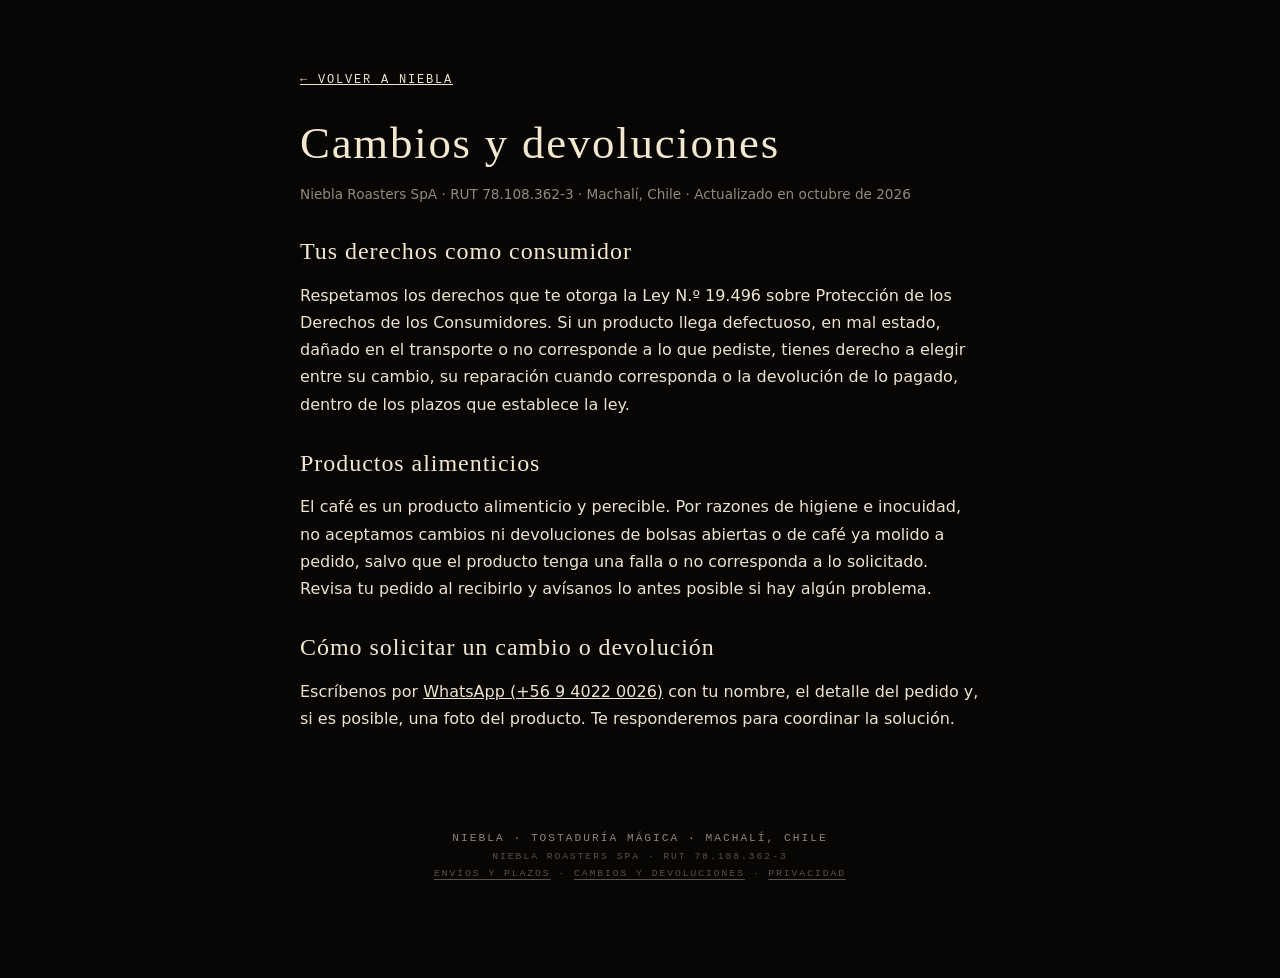
<file: cambios.html>
<!doctype html>
<html lang="es-CL">
<head>
  <meta charset="utf-8">
  <meta http-equiv="Content-Security-Policy" content="default-src 'self'; script-src 'self' 'sha256-qOhFsq0QMV2REqNwk5hGH5bZE9SkX6gt6yeyKdYPv+U='; style-src 'self' 'unsafe-inline' https://fonts.googleapis.com; font-src 'self' https://fonts.gstatic.com; img-src 'self' data: https:; connect-src 'self' https://docs.google.com https://*.googleusercontent.com; manifest-src 'self'; base-uri 'self'; object-src 'none'; form-action 'self' https://wa.me https://api.whatsapp.com; upgrade-insecure-requests">
  <meta name="viewport" content="width=device-width, initial-scale=1, viewport-fit=cover">
  <title>Cambios y devoluciones · Niebla · Tostaduría mágica</title>
  <meta name="description" content="Política de cambios y devoluciones de Niebla, conforme a la Ley del Consumidor.">
  <meta name="theme-color" content="#080605">
  <link rel="icon" href="assets/niebla-emblema-solido.svg" type="image/svg+xml">
  <link rel="icon" href="assets/favicon-32.png" type="image/png" sizes="32x32">
  <link rel="canonical" href="https://nieblacoffee.cl/cambios.html">
  <link rel="preconnect" href="https://fonts.googleapis.com">
  <link rel="preconnect" href="https://fonts.gstatic.com" crossorigin>
  <link href="https://fonts.googleapis.com/css2?family=Cormorant+Garamond:ital,wght@0,400;0,500;1,400;1,500&family=Inter:wght@400;500;600&family=IBM+Plex+Mono:wght@400;500&display=swap" rel="stylesheet">
  <link rel="stylesheet" href="styles.css">
</head>
<body>
  <main class="legal">
    <a class="legal__back" href="./">← Volver a Niebla</a>
    <h1>Cambios y devoluciones</h1>
    <p class="legal__meta">Niebla Roasters SpA · RUT 78.108.362-3 · Machalí, Chile · Actualizado en octubre de 2026</p>

    <h2>Tus derechos como consumidor</h2>
    <p>Respetamos los derechos que te otorga la Ley N.º 19.496 sobre Protección de los Derechos de los Consumidores. Si un producto llega defectuoso, en mal estado, dañado en el transporte o no corresponde a lo que pediste, tienes derecho a elegir entre su cambio, su reparación cuando corresponda o la devolución de lo pagado, dentro de los plazos que establece la ley.</p>
    <h2>Productos alimenticios</h2>
    <p>El café es un producto alimenticio y perecible. Por razones de higiene e inocuidad, no aceptamos cambios ni devoluciones de bolsas abiertas o de café ya molido a pedido, salvo que el producto tenga una falla o no corresponda a lo solicitado. Revisa tu pedido al recibirlo y avísanos lo antes posible si hay algún problema.</p>
    <h2>Cómo solicitar un cambio o devolución</h2>
    <p>Escríbenos por <a href="https://wa.me/56940220026" target="_blank" rel="noopener">WhatsApp (+56 9 4022 0026)</a> con tu nombre, el detalle del pedido y, si es posible, una foto del producto. Te responderemos para coordinar la solución.</p>
  </main>
  <footer class="footer">
    <p>Niebla · Tostaduría mágica · Machalí, Chile</p>
    <p class="footer__small">Niebla Roasters SpA · RUT 78.108.362-3</p>
    <p class="footer__small footer__links"><a href="envios.html">Envíos y plazos</a> · <a href="cambios.html">Cambios y devoluciones</a> · <a href="privacidad.html">Privacidad</a></p>
  </footer>
</body>
</html>
</file>
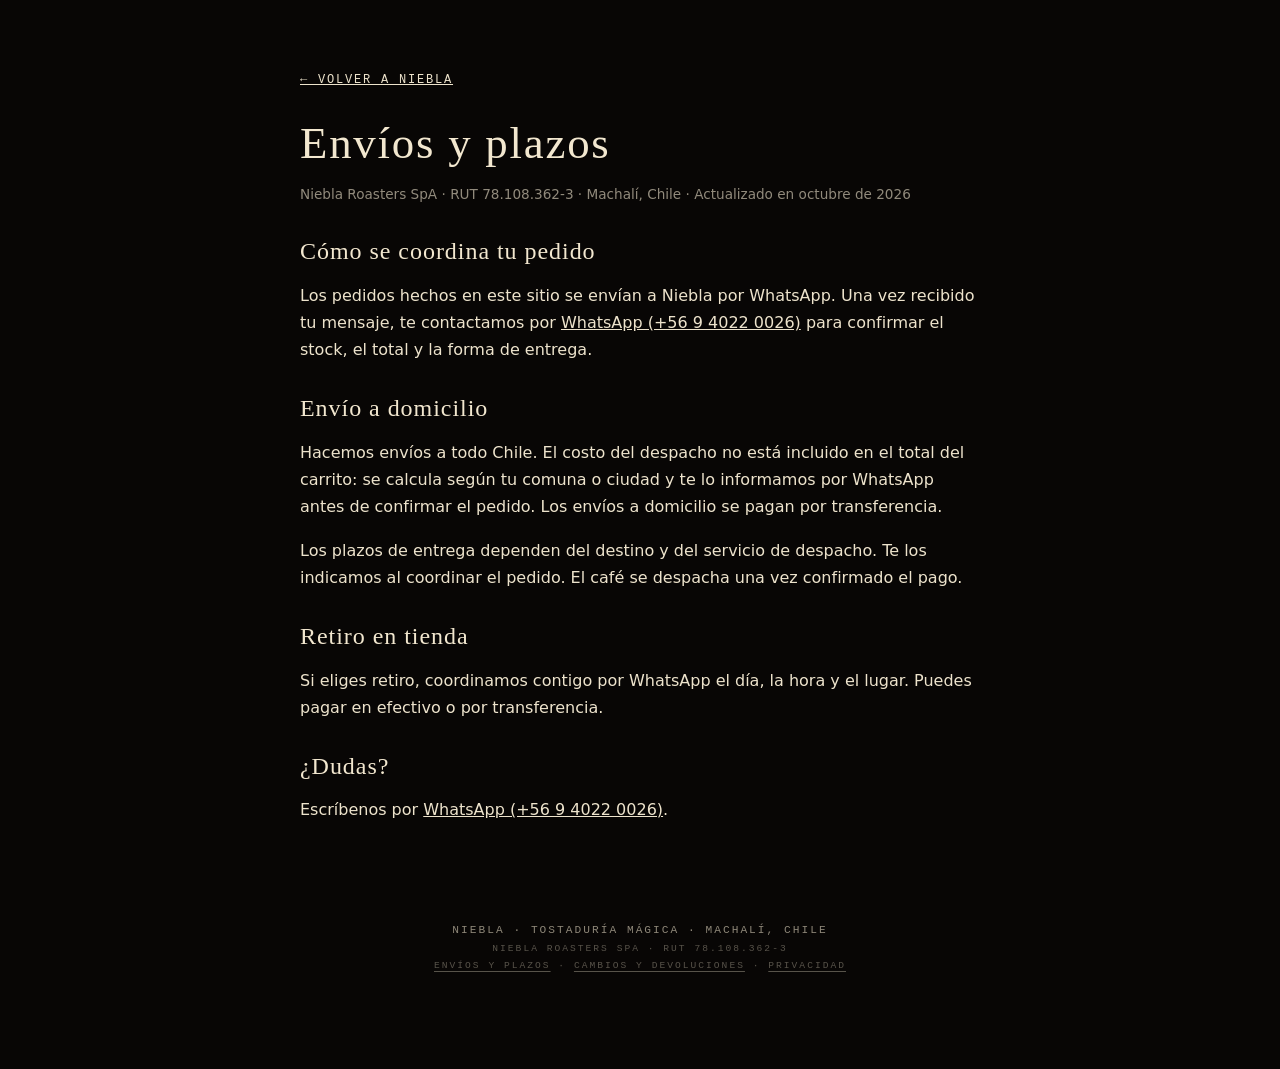
<file: envios.html>
<!doctype html>
<html lang="es-CL">
<head>
  <meta charset="utf-8">
  <meta http-equiv="Content-Security-Policy" content="default-src 'self'; script-src 'self' 'sha256-qOhFsq0QMV2REqNwk5hGH5bZE9SkX6gt6yeyKdYPv+U='; style-src 'self' 'unsafe-inline' https://fonts.googleapis.com; font-src 'self' https://fonts.gstatic.com; img-src 'self' data: https:; connect-src 'self' https://docs.google.com https://*.googleusercontent.com; manifest-src 'self'; base-uri 'self'; object-src 'none'; form-action 'self' https://wa.me https://api.whatsapp.com; upgrade-insecure-requests">
  <meta name="viewport" content="width=device-width, initial-scale=1, viewport-fit=cover">
  <title>Envíos y plazos · Niebla · Tostaduría mágica</title>
  <meta name="description" content="Cómo funcionan los envíos y retiros de Niebla.">
  <meta name="theme-color" content="#080605">
  <link rel="icon" href="assets/niebla-emblema-solido.svg" type="image/svg+xml">
  <link rel="icon" href="assets/favicon-32.png" type="image/png" sizes="32x32">
  <link rel="canonical" href="https://nieblacoffee.cl/envios.html">
  <link rel="preconnect" href="https://fonts.googleapis.com">
  <link rel="preconnect" href="https://fonts.gstatic.com" crossorigin>
  <link href="https://fonts.googleapis.com/css2?family=Cormorant+Garamond:ital,wght@0,400;0,500;1,400;1,500&family=Inter:wght@400;500;600&family=IBM+Plex+Mono:wght@400;500&display=swap" rel="stylesheet">
  <link rel="stylesheet" href="styles.css">
</head>
<body>
  <main class="legal">
    <a class="legal__back" href="./">← Volver a Niebla</a>
    <h1>Envíos y plazos</h1>
    <p class="legal__meta">Niebla Roasters SpA · RUT 78.108.362-3 · Machalí, Chile · Actualizado en octubre de 2026</p>

    <h2>Cómo se coordina tu pedido</h2>
    <p>Los pedidos hechos en este sitio se envían a Niebla por WhatsApp. Una vez recibido tu mensaje, te contactamos por <a href="https://wa.me/56940220026" target="_blank" rel="noopener">WhatsApp (+56 9 4022 0026)</a> para confirmar el stock, el total y la forma de entrega.</p>
    <h2>Envío a domicilio</h2>
    <p>Hacemos envíos a todo Chile. El costo del despacho no está incluido en el total del carrito: se calcula según tu comuna o ciudad y te lo informamos por WhatsApp antes de confirmar el pedido. Los envíos a domicilio se pagan por transferencia.</p>
    <p>Los plazos de entrega dependen del destino y del servicio de despacho. Te los indicamos al coordinar el pedido. El café se despacha una vez confirmado el pago.</p>
    <h2>Retiro en tienda</h2>
    <p>Si eliges retiro, coordinamos contigo por WhatsApp el día, la hora y el lugar. Puedes pagar en efectivo o por transferencia.</p>
    <h2>¿Dudas?</h2>
    <p>Escríbenos por <a href="https://wa.me/56940220026" target="_blank" rel="noopener">WhatsApp (+56 9 4022 0026)</a>.</p>
  </main>
  <footer class="footer">
    <p>Niebla · Tostaduría mágica · Machalí, Chile</p>
    <p class="footer__small">Niebla Roasters SpA · RUT 78.108.362-3</p>
    <p class="footer__small footer__links"><a href="envios.html">Envíos y plazos</a> · <a href="cambios.html">Cambios y devoluciones</a> · <a href="privacidad.html">Privacidad</a></p>
  </footer>
</body>
</html>
</file>
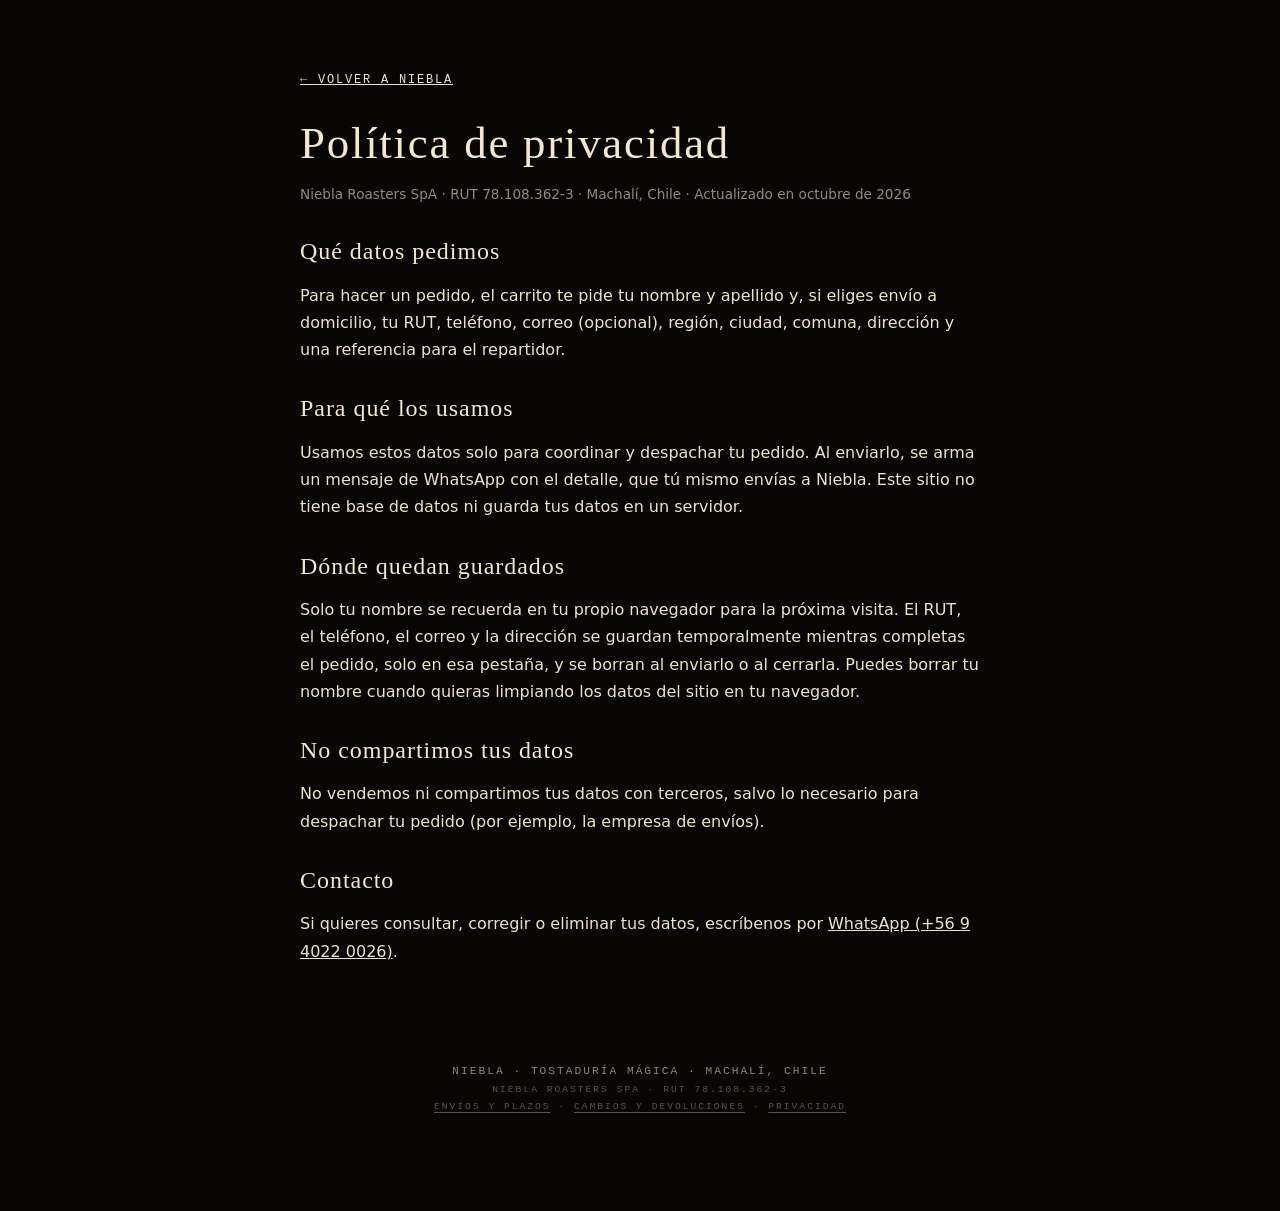
<file: privacidad.html>
<!doctype html>
<html lang="es-CL">
<head>
  <meta charset="utf-8">
  <meta http-equiv="Content-Security-Policy" content="default-src 'self'; script-src 'self' 'sha256-qOhFsq0QMV2REqNwk5hGH5bZE9SkX6gt6yeyKdYPv+U='; style-src 'self' 'unsafe-inline' https://fonts.googleapis.com; font-src 'self' https://fonts.gstatic.com; img-src 'self' data: https:; connect-src 'self' https://docs.google.com https://*.googleusercontent.com; manifest-src 'self'; base-uri 'self'; object-src 'none'; form-action 'self' https://wa.me https://api.whatsapp.com; upgrade-insecure-requests">
  <meta name="viewport" content="width=device-width, initial-scale=1, viewport-fit=cover">
  <title>Política de privacidad · Niebla · Tostaduría mágica</title>
  <meta name="description" content="Cómo usa Niebla los datos que ingresas al hacer un pedido.">
  <meta name="theme-color" content="#080605">
  <link rel="icon" href="assets/niebla-emblema-solido.svg" type="image/svg+xml">
  <link rel="icon" href="assets/favicon-32.png" type="image/png" sizes="32x32">
  <link rel="canonical" href="https://nieblacoffee.cl/privacidad.html">
  <link rel="preconnect" href="https://fonts.googleapis.com">
  <link rel="preconnect" href="https://fonts.gstatic.com" crossorigin>
  <link href="https://fonts.googleapis.com/css2?family=Cormorant+Garamond:ital,wght@0,400;0,500;1,400;1,500&family=Inter:wght@400;500;600&family=IBM+Plex+Mono:wght@400;500&display=swap" rel="stylesheet">
  <link rel="stylesheet" href="styles.css">
</head>
<body>
  <main class="legal">
    <a class="legal__back" href="./">← Volver a Niebla</a>
    <h1>Política de privacidad</h1>
    <p class="legal__meta">Niebla Roasters SpA · RUT 78.108.362-3 · Machalí, Chile · Actualizado en octubre de 2026</p>

    <h2>Qué datos pedimos</h2>
    <p>Para hacer un pedido, el carrito te pide tu nombre y apellido y, si eliges envío a domicilio, tu RUT, teléfono, correo (opcional), región, ciudad, comuna, dirección y una referencia para el repartidor.</p>
    <h2>Para qué los usamos</h2>
    <p>Usamos estos datos solo para coordinar y despachar tu pedido. Al enviarlo, se arma un mensaje de WhatsApp con el detalle, que tú mismo envías a Niebla. Este sitio no tiene base de datos ni guarda tus datos en un servidor.</p>
    <h2>Dónde quedan guardados</h2>
    <p>Solo tu nombre se recuerda en tu propio navegador para la próxima visita. El RUT, el teléfono, el correo y la dirección se guardan temporalmente mientras completas el pedido, solo en esa pestaña, y se borran al enviarlo o al cerrarla. Puedes borrar tu nombre cuando quieras limpiando los datos del sitio en tu navegador.</p>
    <h2>No compartimos tus datos</h2>
    <p>No vendemos ni compartimos tus datos con terceros, salvo lo necesario para despachar tu pedido (por ejemplo, la empresa de envíos).</p>
    <h2>Contacto</h2>
    <p>Si quieres consultar, corregir o eliminar tus datos, escríbenos por <a href="https://wa.me/56940220026" target="_blank" rel="noopener">WhatsApp (+56 9 4022 0026)</a>.</p>
  </main>
  <footer class="footer">
    <p>Niebla · Tostaduría mágica · Machalí, Chile</p>
    <p class="footer__small">Niebla Roasters SpA · RUT 78.108.362-3</p>
    <p class="footer__small footer__links"><a href="envios.html">Envíos y plazos</a> · <a href="cambios.html">Cambios y devoluciones</a> · <a href="privacidad.html">Privacidad</a></p>
  </footer>
</body>
</html>
</file>
<file: styles.css>
/* ==========================================================================
   Niebla · Tostaduría mágica — estilos (vanilla, sin build)
   ========================================================================== */
/* Tipografía oficial de Niebla (Amarante, SIL OFL 1.1), autoalojada */
@font-face {
  font-family: "Amarante";
  src: url("assets/fonts/amarante.woff2") format("woff2"), url("assets/fonts/amarante.ttf") format("truetype");
  font-weight: 400; font-style: normal; font-display: swap;
}
:root {
  --charcoal: #080605;
  --espresso: #4A281B;
  --copper: #A75A2B;
  --parchment: #D8C7A1;
  --forest: #1D2720;
  --gold: #E0A840;
  --red: #8E2A22;

  --ink: #EDE3CC;           /* texto principal sobre oscuro */
  --ink-soft: rgba(237, 227, 204, .72);
  --ink-faint: rgba(237, 227, 204, .58);
  --line: rgba(216, 199, 161, .14);

  --f-title: "Amarante", "Times New Roman", serif;
  --f-accent: "Cormorant Garamond", Georgia, serif;
  --f-body: "Inter", system-ui, -apple-system, "Segoe UI", sans-serif;
  --f-mono: "IBM Plex Mono", ui-monospace, "SFMono-Regular", Menlo, monospace;

  --radius: 18px;
  --glow: 0 0 0 1px rgba(216, 199, 161, .09), 0 30px 60px -30px rgba(0, 0, 0, .9), 0 10px 50px -18px rgba(167, 90, 43, .28);
  --glow-hover: 0 0 0 1px rgba(224, 168, 64, .18), 0 34px 70px -30px rgba(0, 0, 0, .9), 0 14px 70px -14px rgba(167, 90, 43, .45);
  --ease: cubic-bezier(.22, .8, .24, 1);
}

*, *::before, *::after { box-sizing: border-box; }
[hidden] { display: none !important; }
html { overflow-x: hidden; scroll-behavior: smooth; -webkit-text-size-adjust: 100%; scroll-padding-top: 72px; }
@media (prefers-reduced-motion: reduce) { html { scroll-behavior: auto; } }
body {
  margin: 0;
  min-height: 100vh;
  background: var(--charcoal);
  color: var(--ink);
  font: 400 16px/1.65 var(--f-body);
  -webkit-font-smoothing: antialiased;
  text-rendering: optimizeLegibility;
  overflow-x: clip;
  position: relative;
}
img, svg { display: block; max-width: 100%; }
a { color: inherit; }
button, input, select { font: inherit; color: inherit; }
::selection { background: rgba(224, 168, 64, .35); color: #fff; }

.skip { position: absolute; left: -9999px; top: 8px; z-index: 100; background: var(--parchment); color: var(--charcoal); padding: .5rem 1rem; border-radius: 8px; }
.skip:focus { left: 8px; }

:focus-visible { outline: 2px solid var(--gold); outline-offset: 3px; border-radius: 6px; }

/* ---------- Atmósfera continua (sin cortes entre secciones) ---------- */
.atmos {
  position: absolute; inset: 0; z-index: -3; pointer-events: none;
  /* Un solo gradiente largo para toda la página: las secciones son transparentes. */
  /* Notas de color: lavados grandes y difusos de la paleta (espresso, cobre, bosque, rojo profundo)
     repartidos a lo largo del documento. Base casi negra (~RGB 8-12) entre ellos. */
  background:
    radial-gradient(ellipse max(55vw, 420px) 70vh at 10% 15%, rgba(74, 40, 27, .42), transparent 70%),
    radial-gradient(ellipse max(40vw, 320px) 50vh at 92% 22%, rgba(120, 30, 24, .13), transparent 70%),
    radial-gradient(ellipse max(60vw, 460px) 75vh at 88% 36%, rgba(29, 39, 32, .8), transparent 70%),
    radial-gradient(ellipse max(45vw, 360px) 55vh at 8% 45%, rgba(167, 90, 43, .09), transparent 70%),
    radial-gradient(ellipse max(58vw, 440px) 70vh at 18% 59%, rgba(29, 39, 32, .75), transparent 70%),
    radial-gradient(ellipse max(48vw, 380px) 60vh at 92% 66%, rgba(74, 40, 27, .38), transparent 70%),
    radial-gradient(ellipse max(44vw, 340px) 55vh at 26% 78%, rgba(120, 30, 24, .12), transparent 70%),
    radial-gradient(ellipse max(40vw, 320px) 50vh at 78% 81%, rgba(167, 90, 43, .08), transparent 70%),
    radial-gradient(ellipse max(60vw, 460px) 60vh at 50% 93%, rgba(74, 40, 27, .34), transparent 70%),
    radial-gradient(ellipse max(40vw, 320px) 45vh at 6% 99%, rgba(29, 39, 32, .6), transparent 70%),
    linear-gradient(180deg,
      #080605 0%,
      #0A0706 10%,
      #0C0806 20%,
      #0A0706 30%,
      #070A08 40%,
      #080A08 48%,
      #0A0706 58%,
      #0C0806 67%,
      #0B0807 76%,
      #070A08 86%,
      #080605 100%);
}
#fog {
  position: fixed; inset: 0; width: 100%; height: 100%;
  z-index: -2; pointer-events: none;
  opacity: .5;
  /* bordes difuminados: la niebla nunca termina en una línea */
  -webkit-mask-image: linear-gradient(180deg, transparent, #000 18%, #000 82%, transparent);
  mask-image: linear-gradient(180deg, transparent, #000 18%, #000 82%, transparent);
}
.grain {
  position: fixed; inset: 0; z-index: -1; pointer-events: none; opacity: .018;
  background-image: url("data:image/svg+xml;utf8,<svg xmlns='http://www.w3.org/2000/svg' width='160' height='160'><filter id='n'><feTurbulence type='fractalNoise' baseFrequency='.9' numOctaves='2' stitchTiles='stitch'/><feColorMatrix values='0 0 0 0 1  0 0 0 0 .95  0 0 0 0 .85  0 0 0 .9 0'/></filter><rect width='100%' height='100%' filter='url(%23n)'/></svg>");
}

/* Sin halos por sección: el color vive en las 'notas' de .atmos y la luz de vela en el medallón y las tarjetas. */
.section { position: relative; padding: clamp(3rem, 6vw, 4.5rem) 0; }

/* Ornamento suave entre secciones */
.section + .section > .wrap::before {
  grid-column: 1 / -1; width: 100%;
  content: "✦"; display: block; text-align: center; color: rgba(224, 168, 64, .45);
  font-size: .8rem; letter-spacing: 0; margin: 0 auto clamp(2.5rem, 6vw, 4rem);
  background: linear-gradient(90deg, transparent, rgba(216, 199, 161, .22) 35%, transparent 47%, transparent 53%, rgba(216, 199, 161, .22) 65%, transparent) center / 100% 1px no-repeat;
  max-width: 420px;
}

.wrap { width: min(1160px, 100% - 2.5rem); margin-inline: auto; }

/* ---------- Tipografía ---------- */
h1, h2, h3 { font-family: var(--f-title); font-weight: 500; letter-spacing: .04em; line-height: 1.15; margin: 0; color: #F2E7CF; }
h2 { font-size: clamp(1.9rem, 4.6vw, 3.1rem); text-wrap: balance; }
h3 { font-size: 1.12rem; letter-spacing: .06em; }
em { font-family: var(--f-accent); font-style: italic; font-weight: 400; letter-spacing: .01em; }
.kicker {
  font: 500 .72rem/1.4 var(--f-mono); letter-spacing: .28em; text-transform: uppercase;
  color: var(--gold); opacity: .85; margin: 0 0 1rem;
}
.section__head { margin-bottom: clamp(2rem, 5vw, 3.5rem); }
.section__head--center { text-align: center; max-width: 720px; margin-inline: auto; }
.section__sub { color: var(--ink-soft); font-family: var(--f-accent); font-size: clamp(1.15rem, 2.4vw, 1.35rem); font-style: italic; margin: 1rem 0 0; }
.lead { font-family: var(--f-accent); font-size: clamp(1.35rem, 3vw, 1.7rem); line-height: 1.4; color: var(--ink); margin-top: 0; }

/* ---------- Botones ---------- */
.btn {
  display: inline-flex; align-items: center; justify-content: center; gap: .6rem;
  min-height: 48px; padding: .8rem 1.6rem; border-radius: 999px;
  font: 500 .78rem/1.3 var(--f-mono); letter-spacing: .16em; text-transform: uppercase; text-decoration: none; text-align: center;
  border: 1px solid transparent; cursor: pointer;
  transition: transform .4s var(--ease), box-shadow .4s var(--ease), background-color .4s, border-color .4s, color .4s;
}
.btn--primary {
  background: linear-gradient(180deg, #c06c35, var(--copper));
  color: #1a0f08; font-weight: 600;
  box-shadow: 0 10px 40px -10px rgba(224, 140, 64, .55), inset 0 1px 0 rgba(255, 230, 190, .35);
}
.btn--primary:hover { transform: translateY(-2px); box-shadow: 0 14px 50px -8px rgba(224, 140, 64, .7), inset 0 1px 0 rgba(255, 230, 190, .4); }
.btn--ghost { border-color: rgba(216, 199, 161, .35); color: var(--parchment); background: rgba(8, 6, 5, .25); backdrop-filter: blur(4px); }
.btn--ghost:hover { border-color: var(--gold); color: #fff; transform: translateY(-2px); }
.btn--block { width: 100%; }
.btn[disabled], .btn[aria-disabled="true"] { opacity: .45; cursor: not-allowed; transform: none; box-shadow: none; }

/* ---------- Nav ---------- */
.nav {
  position: fixed; top: 0; left: 0; right: 0; z-index: 40;
  display: flex; align-items: center; justify-content: space-between; gap: 1rem;
  padding: .8rem clamp(1rem, 4vw, 2.5rem);
  padding-top: max(.8rem, env(safe-area-inset-top));
  transition: background-color .5s, backdrop-filter .5s, box-shadow .5s;
}
.nav.is-scrolled { background: rgba(8, 6, 5, .55); backdrop-filter: blur(14px) saturate(1.2); -webkit-backdrop-filter: blur(14px) saturate(1.2); box-shadow: 0 1px 0 var(--line); }
.dev-banner:not([hidden]) ~ .nav { top: 28px; }
.nav__brand { display: flex; align-items: center; gap: .6rem; text-decoration: none; font: 400 .95rem/1 var(--f-title); letter-spacing: .3em; text-transform: uppercase; }
.nav__links { display: none; gap: clamp(1rem, 2.4vw, 2.2rem); }
.nav__links a { font: 400 .72rem/1 var(--f-mono); letter-spacing: .2em; text-transform: uppercase; text-decoration: none; color: var(--ink-soft); transition: color .3s; }
.nav__links a:hover { color: var(--gold); }
.nav__wa { display: inline-flex; align-items: center; gap: .45rem; text-decoration: none; color: var(--parchment); font: 500 .7rem/1 var(--f-mono); letter-spacing: .16em; text-transform: uppercase; padding: .6rem .9rem; border: 1px solid rgba(216, 199, 161, .25); border-radius: 999px; transition: border-color .3s, color .3s; }
.nav__wa:hover { border-color: var(--gold); color: #fff; }
.nav__wa span { display: none; }
.nav__actions { display: flex; align-items: center; gap: .55rem; }
/* Sección activa (desktop y panel) */
.nav__links a { position: relative; padding: .35rem 0; }
.nav__links a::after { content: ""; position: absolute; left: 50%; right: 50%; bottom: -.35rem; height: 1px; background: var(--gold); box-shadow: 0 0 10px rgba(224, 168, 64, .8); opacity: 0; transition: left .45s var(--ease), right .45s var(--ease), opacity .45s; }
.nav__links a.is-active { color: var(--gold); text-shadow: 0 0 16px rgba(224, 168, 64, .45); }
.nav__links a.is-active::after { left: 0; right: 0; opacity: 1; }

/* Botón hamburguesa (solo celular / tablet) */
.nav__toggle { display: inline-grid; place-items: center; width: 44px; height: 44px; padding: 0; border-radius: 50%; border: 1px solid rgba(216, 199, 161, .25); background: rgba(8, 6, 5, .35); cursor: pointer; transition: border-color .3s, box-shadow .3s; }
.nav__toggle:hover, .nav__toggle[aria-expanded="true"] { border-color: var(--gold); box-shadow: 0 0 18px rgba(224, 168, 64, .25); }
.nav__burger { position: relative; width: 18px; height: 12px; }
.nav__burger i { position: absolute; left: 0; right: 0; height: 1.5px; border-radius: 2px; background: var(--parchment); transition: transform .4s var(--ease), opacity .3s, top .4s var(--ease); }
.nav__burger i:nth-child(1) { top: 0; }
.nav__burger i:nth-child(2) { top: 5.25px; }
.nav__burger i:nth-child(3) { top: 10.5px; }
.nav__toggle[aria-expanded="true"] .nav__burger i:nth-child(1) { top: 5.25px; transform: rotate(45deg); }
.nav__toggle[aria-expanded="true"] .nav__burger i:nth-child(2) { opacity: 0; }
.nav__toggle[aria-expanded="true"] .nav__burger i:nth-child(3) { top: 5.25px; transform: rotate(-45deg); }
.nav__wa { min-height: 44px; min-width: 44px; justify-content: center; }
@media (min-width: 900px) { .nav__links { display: flex; } .nav__wa span { display: inline; } .nav__toggle, .menu { display: none !important; } }

/* Panel del menú (debajo del encabezado, que sigue visible con WhatsApp y el botón cerrar) */
body.menu-open { overflow: hidden; }
body.menu-open .nav { background: rgba(8, 6, 5, .92); backdrop-filter: blur(14px); -webkit-backdrop-filter: blur(14px); box-shadow: 0 1px 0 var(--line); }
body.menu-open .cart-fab { opacity: 0; pointer-events: none; }
.menu { position: fixed; inset: 0; z-index: 38; }
.menu__backdrop { position: absolute; inset: 0; background: rgba(4, 3, 3, .62); backdrop-filter: blur(4px); -webkit-backdrop-filter: blur(4px); opacity: 0; transition: opacity .45s var(--ease); }
.menu__panel {
  position: absolute; top: 0; right: 0; bottom: 0; width: min(380px, 86vw); overflow-y: auto; overscroll-behavior: contain;
  display: flex; flex-direction: column;
  padding: calc(5.4rem + env(safe-area-inset-top)) 1.8rem calc(2rem + env(safe-area-inset-bottom));
  background:
    radial-gradient(90% 45% at 100% 0%, rgba(167, 90, 43, .16), transparent 70%),
    radial-gradient(80% 40% at 0% 100%, rgba(29, 39, 32, .5), transparent 70%),
    linear-gradient(180deg, #0c0907, #080605 60%, #090807);
  border-left: 1px solid var(--line);
  box-shadow: -30px 0 80px -20px rgba(0, 0, 0, .9), -10px 0 60px -30px rgba(224, 150, 70, .25);
  transform: translateX(104%); transition: transform .55s var(--ease);
}
.dev-banner:not([hidden]) ~ .menu .menu__panel { padding-top: calc(7.2rem + env(safe-area-inset-top)); }
.menu.is-open .menu__backdrop { opacity: 1; }
.menu.is-open .menu__panel { transform: none; }
.menu__kicker { font: 500 .64rem/1.2 var(--f-mono); letter-spacing: .24em; text-transform: uppercase; color: var(--gold); opacity: .85; margin: 0 0 1.2rem; }
.menu__list { list-style: none; margin: 0; padding: 0; counter-reset: none; }
.menu__list li { border-bottom: 1px solid var(--line); opacity: 0; transform: translateX(14px); transition: opacity .5s var(--ease), transform .5s var(--ease); }
.menu__list li:first-child { border-top: 1px solid var(--line); }
.menu.is-open .menu__list li { opacity: 1; transform: none; }
.menu.is-open .menu__list li:nth-child(2) { transition-delay: .05s; }
.menu.is-open .menu__list li:nth-child(3) { transition-delay: .1s; }
.menu.is-open .menu__list li:nth-child(4) { transition-delay: .15s; }
.menu.is-open .menu__list li:nth-child(5) { transition-delay: .2s; }
.menu__list a { display: flex; align-items: baseline; gap: 1.1rem; padding: 1.05rem .3rem; text-decoration: none; color: var(--ink); transition: color .3s, text-shadow .3s; }
.menu__n { flex: none; width: 2.2rem; font: italic 500 1.25rem/1 var(--f-accent); color: var(--gold); opacity: .7; }
.menu__t { font: 500 1.45rem/1.1 var(--f-title); letter-spacing: .08em; }
.menu__list a:hover, .menu__list a:focus-visible { color: #fff; }
.menu__list a.is-active { color: var(--gold); text-shadow: 0 0 22px rgba(224, 168, 64, .45); }
.menu__list a.is-active .menu__n { opacity: 1; }
.menu__list a.is-active .menu__t::after { content: ""; display: inline-block; width: 6px; height: 6px; margin-left: .7rem; vertical-align: middle; border-radius: 50%; background: var(--gold); box-shadow: 0 0 10px var(--gold); }
.menu__foot { margin: auto 0 0; padding-top: 2rem; font: 400 .66rem/1.9 var(--f-mono); letter-spacing: .16em; text-transform: uppercase; color: var(--ink-faint); }
.menu__foot a { color: var(--parchment); text-decoration: none; border-bottom: 1px solid rgba(216, 199, 161, .3); }
@media (prefers-reduced-motion: reduce) {
  .menu__panel, .menu__backdrop, .menu__list li, .nav__burger i, .nav__links a::after { transition: none !important; }
  .menu__list li { transform: none; }
}

.dev-banner {
  position: fixed; top: 0; left: 0; right: 0; z-index: 45; height: 28px;
  display: flex; align-items: center; justify-content: center; text-align: center;
  font: 500 .64rem/1.2 var(--f-mono); letter-spacing: .12em; text-transform: uppercase;
  background: repeating-linear-gradient(135deg, rgba(224, 168, 64, .92) 0 14px, rgba(208, 152, 50, .92) 14px 28px);
  color: #1a0f08; padding: 0 .75rem; white-space: nowrap; overflow: hidden;
}
.dev-banner__more { display: none; }
@media (min-width: 640px) { .dev-banner__more { display: inline; } }

/* ---------- Portada ---------- */
.hero {
  position: relative; min-height: 100svh; display: grid; place-items: center;
  padding: 7rem 1.25rem 6rem; text-align: center; isolation: isolate; overflow-x: clip;
}
.hero__medallion::before { /* luz de vela concentrada en el medallón */
  content: ""; position: absolute; inset: -110%; border-radius: 50%; z-index: -1; pointer-events: none;
  background: radial-gradient(closest-side, rgba(224, 150, 70, .17), rgba(167, 90, 43, .05) 50%, transparent);
  animation: candle 6s ease-in-out infinite;
}
@keyframes candle { 0%, 100% { opacity: .85; } 40% { opacity: 1; } 55% { opacity: .78; } 70% { opacity: .95; } }
.hero__inner { max-width: 880px; }
.hero__medallion { position: relative; width: clamp(132px, 30vw, 188px); margin: 0 auto 2rem; border-radius: 50%; box-shadow: 0 0 0 1px rgba(216, 199, 161, .12), 0 0 80px -6px rgba(224, 150, 70, .35), 0 30px 60px -20px #000; animation: float 9s ease-in-out infinite; }
.hero__medallion img { width: 100%; height: auto; border-radius: 50%; }
@keyframes float { 0%, 100% { transform: translateY(0); } 50% { transform: translateY(-8px); } }
.hero__title { font-size: clamp(2.9rem, 11vw, 6.4rem); font-weight: 500; letter-spacing: .14em; text-transform: uppercase; line-height: 1; }
.hero__title em { display: block; margin-top: .9rem; font-size: clamp(1.5rem, 4.4vw, 2.5rem); letter-spacing: .04em; text-transform: none; color: var(--parchment); }
.hero__dash { position: absolute; width: 1px; height: 1px; overflow: hidden; clip: rect(0 0 0 0); } /* guion solo para lectores/SEO */
.hero__tagline { text-wrap: balance; margin: 1.8rem auto 0; max-width: 40ch; font-family: var(--f-accent); font-style: italic; font-size: clamp(1.15rem, 2.6vw, 1.4rem); line-height: 1.45; color: var(--ink-soft); }
.hero__tagline span { display: block; margin-top: .5rem; font-family: var(--f-body); font-style: normal; font-size: .82em; color: var(--ink-faint); }
.hero__cta { display: flex; flex-wrap: wrap; gap: .8rem; justify-content: center; margin-top: 2.4rem; }
.hero__claims { list-style: none; padding: 0; margin: 3rem auto 0; display: flex; flex-wrap: wrap; justify-content: center; gap: .5rem 1.6rem; font: 400 .68rem/1.4 var(--f-mono); letter-spacing: .2em; text-transform: uppercase; color: var(--ink-faint); }
.hero__claims li { display: flex; align-items: center; gap: .6rem; }
.hero__claims li::before { content: "✦"; color: var(--gold); opacity: .6; font-size: .7rem; }

/* ---------- Tarjetas "luz de vela" ---------- */
.card {
  position: relative; border-radius: var(--radius);
  background: linear-gradient(180deg, rgba(30, 21, 16, .82), rgba(17, 12, 10, .86));
  box-shadow: var(--glow);
  backdrop-filter: blur(6px); -webkit-backdrop-filter: blur(6px);
  transition: box-shadow .6s var(--ease), transform .6s var(--ease);
}
.card:hover { box-shadow: var(--glow-hover); }

/* ---------- Nosotros ---------- */
.story__grid { display: grid; gap: 1.5rem 4rem; }
.story__text p { color: var(--ink-soft); max-width: 60ch; }
.story__text .lead { color: var(--ink); }
.story__pillars { list-style: none; padding: 0; margin: 2rem 0 0; display: grid; gap: 1rem; }
.story__pillars .card { padding: 1.5rem 1.5rem 1.4rem; }
.story__pillars p { margin: .5rem 0 0; color: var(--ink-soft); font-size: .95rem; }
.story__pillars--two .card { padding: 1.8rem 1.8rem 1.7rem; }
.story__pillars--two p { font-size: 1rem; line-height: 1.7; }
.story__label { font: 500 .7rem/1.2 var(--f-mono); letter-spacing: .22em; text-transform: uppercase; color: var(--gold); margin: 0 0 .9rem; opacity: .9; }
.story__text .lead { font-family: var(--f-title); font-size: clamp(1.45rem, 3.2vw, 2rem); line-height: 1.25; letter-spacing: .02em; margin: 0 0 1rem; }
.emblem { display: block; height: auto; opacity: .88; filter: drop-shadow(0 0 22px rgba(224, 168, 64, .22)); margin-bottom: 1.2rem; }
.emblem--hat { width: clamp(84px, 11vw, 120px); }
.emblem--book { width: clamp(64px, 8vw, 88px); margin-inline: auto; opacity: .8; }
.section__note { margin: .9rem auto 0; max-width: 52ch; font-size: .92rem; color: var(--ink-faint); }
.pillar__n { display: block; font: italic 500 1.4rem/1 var(--f-accent); color: var(--gold); margin-bottom: .6rem; opacity: .8; }
@media (min-width: 900px) {
  .story__grid { grid-template-columns: 1fr 1.2fr; align-items: start; }
  .story__pillars { grid-column: 1 / -1; grid-template-columns: repeat(3, 1fr); gap: 1.4rem; }
  .story__pillars--two { grid-template-columns: repeat(2, 1fr); }
}

/* ---------- Productos ---------- */
.products { display: grid; gap: 1.6rem; grid-template-columns: repeat(auto-fill, minmax(min(100%, 320px), 1fr)); }
/* Con 2 columnas (tablet), un café impar al final queda centrado en vez de colgar a la izquierda */
@media (min-width: 706px) and (max-width: 1050px) { .products > .product:last-child:nth-child(odd) { grid-column: 1 / -1; justify-self: center; width: calc((100% - 1.6rem) / 2); } }
.products__loading, .products__error { grid-column: 1 / -1; text-align: center; color: var(--ink-faint); font-family: var(--f-accent); font-style: italic; font-size: 1.2rem; }
.product { display: flex; flex-direction: column; overflow: hidden; }
.product__media { position: relative; aspect-ratio: 4 / 3; overflow: hidden; background: radial-gradient(70% 70% at 50% 58%, rgba(167, 90, 43, .34), rgba(20, 14, 11, 0) 70%), linear-gradient(180deg, rgba(0,0,0,.25), rgba(0,0,0,0)); }
.product__media img, .product__media svg { width: 100%; height: 100%; object-fit: cover; }
.product__media svg { object-fit: contain; }
/* Etiquetas reales: se muestran completas, sobre negro, con brillo de vela */
.product__media--label { aspect-ratio: 5 / 6; padding: 3.2rem 1.4rem 1.2rem; background: radial-gradient(60% 55% at 50% 52%, rgba(167, 90, 43, .22), rgba(8, 6, 5, 0) 72%), #080605; }
.product__media--label img { object-fit: contain; mix-blend-mode: lighten; /* el negro de la etiqueta se funde con el fondo */ transition: transform .8s cubic-bezier(.2, .7, .2, 1); }
.product:hover .product__media--label img { transform: scale(1.025); }
.product__badges { position: absolute; top: .9rem; left: .9rem; right: .9rem; display: flex; flex-wrap: wrap; gap: .4rem; justify-content: flex-end; }
.badge { font: 500 .62rem/1 var(--f-mono); letter-spacing: .14em; text-transform: uppercase; padding: .45rem .65rem; border-radius: 999px; background: rgba(8, 6, 5, .6); border: 1px solid rgba(216, 199, 161, .2); color: var(--parchment); backdrop-filter: blur(6px); }
.badge--ok { color: #b9d3b0; border-color: rgba(150, 190, 140, .35); }
.badge--low { color: #ffd38a; border-color: rgba(224, 168, 64, .5); }
.badge--out { color: #f1b3aa; border-color: rgba(200, 80, 70, .5); background: rgba(90, 20, 16, .55); }
.product__body { padding: 1.4rem 1.4rem 1.5rem; display: flex; flex-direction: column; gap: .9rem; flex: 1; }
.product__origin { font: 400 .68rem/1.4 var(--f-mono); letter-spacing: .2em; text-transform: uppercase; color: var(--gold); opacity: .85; margin: 0; }
.product__name { font-size: 1.4rem; letter-spacing: .05em; }
.product__meta { display: flex; flex-wrap: wrap; gap: .4rem 1rem; margin: 0; font-size: .85rem; color: var(--ink-soft); }
.product__meta dt { display: inline; color: var(--ink-faint); font: 400 .66rem/1 var(--f-mono); letter-spacing: .14em; text-transform: uppercase; margin-right: .35rem; }
.product__meta dd { display: inline; margin: 0; }
.roast-dots { display: inline-flex; gap: 3px; vertical-align: middle; margin-left: .35rem; }
.roast-dots i { width: 7px; height: 7px; border-radius: 50%; background: rgba(216, 199, 161, .18); }
.roast-dots i.on { background: var(--copper); box-shadow: 0 0 6px rgba(167, 90, 43, .7); }
.notes { display: flex; flex-wrap: wrap; gap: .4rem; list-style: none; padding: 0; margin: 0; }
.notes li { font-family: var(--f-accent); font-style: italic; font-size: 1.02rem; padding: .15rem .7rem; border-radius: 999px; background: rgba(216, 199, 161, .07); border: 1px solid rgba(216, 199, 161, .12); color: var(--parchment); }
.product__desc { margin: 0; color: var(--ink-soft); font-size: .92rem; }
.product__opts { display: grid; gap: .7rem; margin-top: auto; }
.opt-label { display: block; font: 400 .64rem/1 var(--f-mono); letter-spacing: .16em; text-transform: uppercase; color: var(--ink-faint); margin-bottom: .45rem; }
.seg { display: flex; gap: .4rem; }
.seg button {
  flex: 1; min-height: 42px; border-radius: 10px; border: 1px solid rgba(216, 199, 161, .2); background: rgba(8, 6, 5, .35);
  font: 500 .8rem/1 var(--f-mono); letter-spacing: .08em; cursor: pointer; color: var(--ink-soft); transition: all .3s;
}
.seg button[aria-pressed="true"] { border-color: var(--copper); background: rgba(167, 90, 43, .22); color: #fff; box-shadow: inset 0 0 0 1px rgba(167, 90, 43, .5); }
.seg button.is-out { text-decoration: line-through; opacity: .5; }
.select { position: relative; }
.select select {
  width: 100%; min-height: 42px; appearance: none; -webkit-appearance: none; border-radius: 10px; padding: 0 2.4rem 0 .9rem;
  border: 1px solid rgba(216, 199, 161, .2); background: rgba(8, 6, 5, .45); font-size: .9rem; cursor: pointer;
}
.select select option { background: #16110e; color: var(--ink); }
.select::after { content: ""; position: absolute; right: 1rem; top: 50%; width: 7px; height: 7px; border-right: 1.5px solid var(--parchment); border-bottom: 1.5px solid var(--parchment); transform: translateY(-70%) rotate(45deg); pointer-events: none; }
.product__buy { display: flex; align-items: center; justify-content: space-between; gap: 1rem; margin-top: .4rem; padding-top: 1rem; border-top: 1px solid var(--line); }
.price { font: 500 1.55rem/1 var(--f-title); letter-spacing: .02em; color: #F4E9D0; }
.price__was { font-size: .62em; color: var(--ink-faint); text-decoration-thickness: 1px; margin-right: .2em; }
.price small { display: block; font: 400 .62rem/1.4 var(--f-mono); letter-spacing: .14em; color: var(--ink-faint); text-transform: uppercase; margin-top: .3rem; }
.product__buy .btn { padding-inline: 1.2rem; }
.product.is-out .product__media { filter: grayscale(.8) brightness(.7); }
.shop__note { text-align: center; margin: 2.5rem auto 0; max-width: 52ch; font-size: .88rem; color: var(--ink-faint); }

/* ---------- Aprende ---------- */
.roast-scale { max-width: 640px; margin: 0 auto 2.5rem; }
.roast-scale__bar { height: 8px; border-radius: 99px; background: linear-gradient(90deg, #c9a46a, #a46a3a 30%, var(--copper) 45%, var(--espresso) 72%, #1d110b); box-shadow: 0 0 30px rgba(167, 90, 43, .35); }
.roast-scale__labels { display: flex; justify-content: space-between; margin-top: .7rem; font: 400 .66rem/1 var(--f-mono); letter-spacing: .2em; text-transform: uppercase; color: var(--ink-faint); }
.learn__grid { display: grid; gap: 1.2rem; grid-template-columns: repeat(auto-fit, minmax(min(100%, 250px), 1fr)); }
.learn__card { padding: 1.6rem; }
.learn__card p { color: var(--ink-soft); font-size: .94rem; margin: .7rem 0 0; }
.learn__card h3 { margin-top: .2rem; }
.learn__tag { font: 500 .64rem/1.2 var(--f-mono) !important; letter-spacing: .2em; text-transform: uppercase; color: var(--gold) !important; margin: 0 0 .6rem !important; opacity: .9; }
.learn__card--wide { grid-column: 1 / -1; }
.timeline { list-style: none; padding: 0; margin: 1.3rem 0 0; display: grid; gap: .8rem; counter-reset: t; }
.timeline li { display: grid; gap: .2rem; padding: .9rem 1rem; border-left: 2px solid var(--copper); background: linear-gradient(90deg, rgba(167, 90, 43, .12), transparent); border-radius: 0 10px 10px 0; }
.timeline li:nth-child(2) { border-color: var(--gold); background: linear-gradient(90deg, rgba(224, 168, 64, .14), transparent); }
.timeline li:nth-child(3) { border-color: rgba(216, 199, 161, .35); background: linear-gradient(90deg, rgba(216, 199, 161, .06), transparent); }
.timeline strong { font: 500 .95rem/1.2 var(--f-title); letter-spacing: .05em; color: #F4E9D0; }
.timeline span { color: var(--ink-soft); font-size: .92rem; }
.learn__foot { font-family: var(--f-accent); font-style: italic; font-size: 1.1rem !important; }
@media (min-width: 900px) { .timeline { grid-template-columns: repeat(3, 1fr); } }

/* ---------- Misiones ---------- */
.missions__grid { display: grid; gap: 1.4rem; grid-template-columns: repeat(auto-fit, minmax(min(100%, 340px), 1fr)); max-width: 940px; margin-inline: auto; }
.mission { padding: 2rem 1.8rem; display: flex; flex-direction: column; gap: .8rem; overflow: hidden; }
.mission::after { content: ""; position: absolute; right: -120px; top: -120px; width: 320px; height: 320px; border-radius: 50%; background: radial-gradient(closest-side, rgba(224, 150, 70, .12), transparent); pointer-events: none; }
.mission h3 { font-size: 1.5rem; }
.mission p { margin: 0; color: var(--ink-soft); }
.mission__price { margin: auto 0 .6rem !important; padding-top: .8rem; font: 400 .72rem/1 var(--f-mono); letter-spacing: .16em; text-transform: uppercase; color: var(--ink-faint) !important; }
.mission__price span { display: block; font: 500 2.3rem/1 var(--f-title); letter-spacing: .03em; color: var(--gold); margin-bottom: .4rem; text-shadow: 0 0 30px rgba(224, 168, 64, .3); }
.mission .btn { align-self: flex-start; }
.quest__intro { text-align: center; max-width: 54ch; margin: -1rem auto 2.2rem; color: var(--ink); font-family: var(--f-accent); font-size: clamp(1.15rem, 2.4vw, 1.3rem); }
.quest { border-color: rgba(142, 42, 34, .35); }
.quest::after { background: radial-gradient(closest-side, rgba(142, 42, 34, .2), transparent); }
.quest .mission__price { margin-top: auto !important; }
.quest .mission__price span { font-size: 1.9rem; color: #e7b56a; }
.quest__foot { text-align: center; max-width: 60ch; margin: 2.2rem auto 0; color: var(--ink-soft); font-size: .95rem; }
.quest__foot em { display: block; margin-top: .6rem; font-family: var(--f-accent); font-size: 1.2rem; color: var(--gold); }
.missions__sub { margin-top: clamp(4rem, 9vw, 6.5rem); }
.missions__cta { text-align: center; margin: 2rem 0 0; }

/* ---------- Contacto ---------- */
.contact__inner { text-align: center; max-width: 720px; }
.contact h2 em { font-size: .7em; color: var(--parchment); }
.contact__list { list-style: none; padding: 0; margin: 2.5rem auto; display: grid; gap: 0; max-width: 520px; text-align: left; }
.contact__list li { display: flex; justify-content: space-between; align-items: baseline; gap: 1rem; padding: 1rem .2rem; border-bottom: 1px solid var(--line); color: var(--ink); }
.contact__list li:first-child { border-top: 1px solid var(--line); }
.contact__list a { color: var(--parchment); text-decoration: none; border-bottom: 1px solid rgba(216, 199, 161, .3); }
.contact__list a:hover { color: var(--gold); border-color: var(--gold); }
.contact__label { font: 400 .68rem/1.9 var(--f-mono); letter-spacing: .2em; text-transform: uppercase; color: var(--ink-faint); }
.contact__list li > :last-child, .contact__list li { text-align: right; }
.contact__list li .contact__label { text-align: left; }

.footer { text-align: center; padding: 3rem 1rem calc(6rem + env(safe-area-inset-bottom)); color: var(--ink-faint); font: 400 .7rem/1.8 var(--f-mono); letter-spacing: .18em; text-transform: uppercase; }
.footer p { margin: 0; text-wrap: balance; }
.select select:disabled { opacity: .5; cursor: not-allowed; }
.footer__small { opacity: .6; font-size: .6rem; }

/* ---------- Revelado al hacer scroll ---------- */
.js .reveal { opacity: 0; transform: translateY(26px); transition: opacity 1.1s var(--ease), transform 1.1s var(--ease); transition-delay: var(--d, 0s); }
.js .reveal.is-in { opacity: 1; transform: none; }
@media (prefers-reduced-motion: reduce) {
  .js .reveal { transform: none; transition: opacity .01s; }
  .hero__medallion::before, .hero__medallion { animation: none; }
}

/* ---------- Carrito ---------- */
.cart-fab {
  position: fixed; right: max(1rem, env(safe-area-inset-right)); bottom: max(1rem, env(safe-area-inset-bottom)); z-index: 50;
  width: 58px; height: 58px; border-radius: 50%; display: grid; place-items: center; cursor: pointer;
  border: 1px solid rgba(216, 199, 161, .28); color: var(--parchment);
  background: radial-gradient(circle at 50% 35%, rgba(60, 38, 26, .95), rgba(14, 12, 11, .95));
  box-shadow: 0 0 0 4px rgba(8, 6, 5, .35), 0 12px 40px -8px rgba(0, 0, 0, .8), 0 0 40px -10px rgba(224, 150, 70, .5);
  transition: transform .4s var(--ease), box-shadow .4s;
}
.cart-fab:hover { transform: translateY(-3px); }
.cart-fab.bump { animation: bump .6s var(--ease); }
@keyframes bump { 30% { transform: scale(1.14); } 100% { transform: scale(1); } }
.cart-fab__count { position: absolute; top: -3px; right: -3px; min-width: 22px; height: 22px; padding: 0 6px; border-radius: 999px; display: grid; place-items: center; background: var(--gold); color: #1a0f08; font: 600 .7rem/1 var(--f-mono); box-shadow: 0 0 14px rgba(224, 168, 64, .6); }

.cart-layer { position: fixed; inset: 0; z-index: 60; overflow: hidden; pointer-events: none; }
.cart-backdrop, .cart { pointer-events: auto; }
.cart-backdrop { position: absolute; inset: 0; z-index: 0; background: rgba(5, 5, 6, .6); backdrop-filter: blur(3px); opacity: 0; transition: opacity .45s var(--ease); }
.cart-backdrop.is-open { opacity: 1; }
.cart {
  position: absolute; top: 0; right: 0; bottom: 0; z-index: 1; width: min(440px, 100%);
  display: flex; flex-direction: column;
  background: linear-gradient(180deg, #110B08, #0A0706 60%, #090C0A);
  box-shadow: -30px 0 80px -20px rgba(0, 0, 0, .9), -1px 0 0 var(--line);
  transform: translateX(104%); transition: transform .55s var(--ease); visibility: hidden;
}
.cart.is-open { transform: none; visibility: visible; }
.cart__head { display: flex; align-items: center; justify-content: space-between; padding: 1.3rem 1.4rem; padding-top: max(1.3rem, env(safe-area-inset-top)); border-bottom: 1px solid var(--line); }
.cart__head h2 { font-size: 1.3rem; letter-spacing: .12em; text-transform: uppercase; }
.cart__close { width: 40px; height: 40px; border-radius: 50%; border: 1px solid var(--line); background: none; font-size: 1.5rem; line-height: 1; cursor: pointer; color: var(--parchment); }
.cart__close:hover { border-color: var(--gold); }
.cart__body { flex: 1; overflow-y: auto; padding: .6rem 1.4rem; overscroll-behavior: contain; }
.cart__items { list-style: none; padding: 0; margin: 0; }
.cart-item { display: grid; grid-template-columns: 1fr auto; gap: .5rem 1rem; padding: 1.1rem 0; border-bottom: 1px solid var(--line); }
.cart-item__name { font: 500 1rem/1.25 var(--f-title); letter-spacing: .04em; color: #F4E9D0; margin: 0; }
.cart-item__opt { font: 400 .66rem/1.5 var(--f-mono); letter-spacing: .12em; text-transform: uppercase; color: var(--ink-faint); margin: .25rem 0 0; }
.cart-item__price { font: 500 1rem/1.2 var(--f-title); text-align: right; color: var(--parchment); }
.cart-item__row { grid-column: 1 / -1; display: flex; justify-content: space-between; align-items: center; }
.qty { display: inline-flex; align-items: center; border: 1px solid rgba(216, 199, 161, .22); border-radius: 999px; }
.qty button { width: 36px; height: 34px; border: 0; background: none; cursor: pointer; font-size: 1.05rem; color: var(--parchment); }
.qty button:disabled { opacity: .3; cursor: not-allowed; }
.qty output { min-width: 1.8rem; text-align: center; font: 500 .9rem/1 var(--f-mono); }
.cart-item__remove { border: 0; background: none; cursor: pointer; color: var(--ink-faint); font: 400 .66rem/1 var(--f-mono); letter-spacing: .14em; text-transform: uppercase; text-decoration: underline; text-underline-offset: 3px; }
.cart-item__remove:hover { color: #f1b3aa; }
.cart__empty { text-align: center; color: var(--ink-faint); font-family: var(--f-accent); font-style: italic; font-size: 1.25rem; padding: 3rem 0; }
.cart__empty a { font-family: var(--f-mono); font-style: normal; font-size: .72rem; letter-spacing: .16em; text-transform: uppercase; color: var(--gold); }
.cart__foot { padding: 1.2rem 1.4rem; padding-bottom: max(1.2rem, env(safe-area-inset-bottom)); border-top: 1px solid var(--line); display: grid; gap: 1rem; background: rgba(8, 6, 5, .4); }
.cart__total { display: flex; justify-content: space-between; align-items: baseline; }
.cart__total span { font: 400 .72rem/1 var(--f-mono); letter-spacing: .2em; text-transform: uppercase; color: var(--ink-faint); }
.cart__total strong { font: 500 1.6rem/1 var(--f-title); color: #F4E9D0; }
.field span { display: block; font: 400 .64rem/1 var(--f-mono); letter-spacing: .16em; text-transform: uppercase; color: var(--ink-faint); margin-bottom: .45rem; }
.field input { width: 100%; min-height: 44px; border-radius: 10px; border: 1px solid rgba(216, 199, 161, .22); background: rgba(8, 6, 5, .5); padding: 0 .9rem; font-size: 16px; }
.field input:focus { border-color: var(--copper); outline: none; box-shadow: 0 0 0 3px rgba(167, 90, 43, .25); }
.cart__hint { margin: 0; font-size: .78rem; color: var(--ink-faint); text-align: center; }
body.cart-open { overflow: hidden; }

.toast {
  position: fixed; left: 50%; top: calc(4.8rem + env(safe-area-inset-top)); z-index: 55; translate: -50% -12px; opacity: 0; pointer-events: none;
  padding: .75rem 1.2rem; border-radius: 999px; background: rgba(22, 17, 14, .92); border: 1px solid rgba(224, 168, 64, .35); color: var(--parchment);
  font: 400 .72rem/1.2 var(--f-mono); letter-spacing: .1em; box-shadow: 0 10px 40px -10px #000; transition: opacity .4s, translate .4s var(--ease); width: max-content; max-width: calc(100% - 2rem); text-align: center;
}
.toast.is-on { opacity: 1; translate: -50% 0; }
main section[tabindex="-1"]:focus { outline: none; }

/* Omniroast (Aprende) */
.learn__card--omni strong { color: var(--parchment); font-weight: 500; }
.omni__uses { display: flex; flex-wrap: wrap; gap: .5rem; list-style: none; padding: 0; margin: 1.1rem 0 0; }
.omni__uses li { font: italic 500 1.05rem/1 var(--f-accent); padding: .4rem .9rem; border-radius: 999px; color: var(--gold); border: 1px solid rgba(224, 168, 64, .35); background: rgba(224, 168, 64, .06); box-shadow: 0 0 18px -6px rgba(224, 168, 64, .35); }
@media (min-width: 900px) { .learn__grid { grid-template-columns: 1fr 2fr; } }

/* Nav: "Nosotros · Misión y Visión" en dos líneas compactas */
.sr-only { position: absolute !important; width: 1px; height: 1px; padding: 0; margin: -1px; overflow: hidden; clip: rect(0 0 0 0); white-space: nowrap; border: 0; }
.nav__links { align-items: center; }
.nav__stack { display: inline-flex; flex-direction: column; align-items: center; gap: .28rem; white-space: nowrap; }
.nav__stack small { font: 400 .54rem/1 var(--f-mono); letter-spacing: .16em; text-transform: uppercase; color: var(--ink-faint); transition: color .3s; }
.nav__stack:hover small, .nav__stack.is-active small { color: rgba(224, 168, 64, .75); }
.nav__links a { white-space: nowrap; }
.menu__sub { display: block; margin-top: .35rem; font: italic 500 1.02rem/1.1 var(--f-accent); letter-spacing: .02em; text-transform: none; color: var(--ink-soft); }
.menu__list a.is-active .menu__sub { color: rgba(224, 168, 64, .8); }
.menu__list a.is-active .menu__t::after { display: none; }
.menu__list a { position: relative; padding-right: 1.6rem; }
.menu__list a.is-active::after { content: ""; position: absolute; right: .4rem; top: 50%; width: 6px; height: 6px; margin-top: -3px; border-radius: 50%; background: var(--gold); box-shadow: 0 0 10px var(--gold); }

/* ==========================================================================
   Capítulos seleccionables: el contenido emerge de la niebla
   ========================================================================== */
.chapters__list { display: grid; gap: 1rem; max-width: 1040px; margin-inline: auto; }
.chapter {
  position: relative; border-radius: var(--radius); overflow: hidden; isolation: isolate;
  background: linear-gradient(180deg, rgba(26, 18, 14, .78), rgba(14, 10, 8, .84));
  box-shadow: var(--glow);
  transition: box-shadow .7s var(--ease), transform .7s var(--ease), opacity .9s var(--ease), translate .9s var(--ease);
}
/* niebla que deriva sobre la tarjeta al pasar o enfocar */
.chapter::before {
  content: ""; position: absolute; inset: -20% -30%; z-index: -1; pointer-events: none;
  background:
    radial-gradient(40% 60% at 30% 50%, rgba(216, 205, 180, .07), transparent 70%),
    radial-gradient(35% 55% at 70% 40%, rgba(167, 90, 43, .08), transparent 70%);
  opacity: 0; transform: translate3d(-6%, 0, 0);
  transition: opacity .9s var(--ease), transform 2.4s var(--ease);
}
.chapter:hover, .chapter:focus-within { box-shadow: var(--glow-hover); }
.chapter:hover:not(.is-open), .chapter:has(.chapter__toggle:focus-visible):not(.is-open) { transform: translateY(-2px); }
.chapter:hover::before, .chapter:focus-within::before { opacity: 1; transform: translate3d(6%, 0, 0); }
.chapter.is-open { box-shadow: 0 0 0 1px rgba(224, 168, 64, .16), 0 30px 70px -30px rgba(0, 0, 0, .9), 0 14px 70px -20px rgba(167, 90, 43, .35); }

.chapter__h { margin: 0; font: inherit; }
.chapter__toggle {
  width: 100%; display: flex; align-items: center; gap: clamp(.9rem, 3vw, 1.5rem);
  padding: clamp(1.1rem, 3vw, 1.5rem) clamp(1.1rem, 3vw, 1.8rem);
  background: none; border: 0; border-radius: var(--radius); text-align: left; cursor: pointer; color: inherit;
}
.chapter__toggle:focus-visible { outline-offset: -3px; }
.chapter__txt { flex: 1; min-width: 0; display: grid; gap: .35rem; }
.chapter__title { font: 500 clamp(1.15rem, 3.4vw, 1.55rem)/1.2 var(--f-title); letter-spacing: .05em; color: #F2E7CF; transition: color .5s, text-shadow .5s; }
.chapter__dot { color: var(--gold); opacity: .7; }
.chapter__teaser { font: italic 400 clamp(1rem, 2.6vw, 1.12rem)/1.35 var(--f-accent); color: var(--ink-soft); }
.chapter.is-open .chapter__title, .chapter__toggle:hover .chapter__title { color: #fff; text-shadow: 0 0 24px rgba(224, 168, 64, .25); }

/* Sello con el número del capítulo */
.chapter__seal {
  position: relative; flex: none; width: clamp(48px, 9vw, 58px); aspect-ratio: 1; border-radius: 50%;
  display: grid; place-items: center;
  font: italic 500 clamp(1.15rem, 3vw, 1.35rem)/1 var(--f-accent); color: var(--gold);
  border: 1px solid rgba(224, 168, 64, .35);
  background: radial-gradient(circle at 50% 40%, rgba(224, 168, 64, .1), rgba(8, 6, 5, .4) 70%);
  box-shadow: inset 0 0 0 4px rgba(8, 6, 5, .6), inset 0 0 0 5px rgba(216, 199, 161, .12);
  transition: box-shadow .8s var(--ease), border-color .8s, color .8s;
}
.chapter.is-open .chapter__seal { border-color: rgba(224, 168, 64, .75); color: #f6d48d; box-shadow: inset 0 0 0 4px rgba(8, 6, 5, .6), inset 0 0 0 5px rgba(224, 168, 64, .3), 0 0 26px rgba(224, 168, 64, .35); }
/* halo que se expande y destellos (solo al abrir) */
.chapter__seal::after, .chapter__seal::before { content: ""; position: absolute; pointer-events: none; opacity: 0; }
.chapter__seal::after { inset: -1px; border-radius: 50%; border: 1px solid rgba(240, 196, 110, .8); }
.chapter__seal::before {
  left: 50%; top: 50%; width: 3px; height: 3px; margin: -1.5px; border-radius: 50%; background: #ffe2a3;
  box-shadow: 18px -22px 0 0 rgba(255, 226, 163, .9), -24px -12px 0 -.5px rgba(255, 226, 163, .7), 26px 10px 0 -.5px rgba(255, 226, 163, .6),
              -14px 24px 0 -.5px rgba(255, 226, 163, .7), 4px -30px 0 -1px rgba(255, 226, 163, .5), -30px 6px 0 -1px rgba(255, 226, 163, .5);
}
.chapter.is-opening .chapter__seal::after { animation: sealHalo .9s var(--ease) both; }
.chapter.is-opening .chapter__seal::before { animation: sealSparks 1s var(--ease) .05s both; }
@keyframes sealHalo { 0% { opacity: .9; transform: scale(1); } 100% { opacity: 0; transform: scale(1.9); } }
@keyframes sealSparks { 0% { opacity: 0; transform: scale(.4) rotate(0); } 35% { opacity: 1; } 100% { opacity: 0; transform: scale(1.35) rotate(35deg); } }

/* Chevron */
.chapter__chev { flex: none; width: 34px; height: 34px; border-radius: 50%; border: 1px solid rgba(216, 199, 161, .2); position: relative; transition: transform .8s var(--ease), border-color .5s; }
.chapter__chev::before { content: ""; position: absolute; left: 50%; top: 50%; width: 7px; height: 7px; border-right: 1.5px solid var(--parchment); border-bottom: 1.5px solid var(--parchment); transform: translate(-50%, -70%) rotate(45deg); }
.chapter.is-open .chapter__chev { transform: rotate(180deg); border-color: rgba(224, 168, 64, .5); }

/* Cuerpo: altura fluida (0fr → 1fr) y contenido que pasa de la niebla a nítido */
.chapter__body { display: grid; grid-template-rows: 1fr; }
.js .chapter__body { grid-template-rows: 0fr; transition: grid-template-rows .85s var(--ease) .08s; }
.js .chapter.is-open .chapter__body { grid-template-rows: 1fr; transition-delay: 0s; }
.chapter__clip { position: relative; min-height: 0; overflow: hidden; }
.chapter__content { padding: .4rem clamp(1.1rem, 3vw, 1.8rem) clamp(1.6rem, 4vw, 2.4rem); }
.js .chapter__content {
  opacity: 0; filter: blur(8px); transform: translate3d(0, 14px, 0);
  transition: opacity .45s ease, filter .5s ease, transform .5s var(--ease);
}
.js .chapter.is-open .chapter__content {
  opacity: 1; filter: none; transform: none;
  transition: opacity .8s var(--ease) .12s, filter .9s var(--ease) .1s, transform .9s var(--ease) .1s;
}
/* Velo de niebla que barre y se disipa al abrir; vuelve a cubrir al cerrar */
.chapter__mist {
  position: absolute; inset: 0 -40%; z-index: 2; pointer-events: none; opacity: 0;
  background:
    radial-gradient(30% 45% at 25% 30%, rgba(222, 212, 190, .16), transparent 70%),
    radial-gradient(35% 50% at 55% 60%, rgba(222, 212, 190, .12), transparent 72%),
    radial-gradient(28% 40% at 80% 25%, rgba(224, 168, 64, .07), transparent 70%),
    linear-gradient(90deg, transparent, rgba(200, 190, 170, .06) 40%, rgba(200, 190, 170, .06) 60%, transparent);
}
.chapter.is-opening .chapter__mist { animation: mistClear 1.1s var(--ease) both; }
.chapter.is-closing .chapter__mist { animation: mistGather .7s ease both; }
@keyframes mistClear { 0% { opacity: 1; transform: translate3d(-12%, 0, 0) scale(1.05); } 100% { opacity: 0; transform: translate3d(14%, 0, 0) scale(1.15); } }
@keyframes mistGather { 0% { opacity: 0; transform: translate3d(10%, 0, 0); } 100% { opacity: .9; transform: translate3d(0, 0, 0); } }

/* Contenido de cada capítulo (antes eran secciones) */
.chapter__display { font: 500 clamp(1.6rem, 3.6vw, 2.4rem)/1.15 var(--f-title); letter-spacing: .04em; margin: 0; color: #F2E7CF; text-wrap: balance; }
.chapter__content .section__head { margin-bottom: clamp(1.4rem, 3vw, 2.2rem); }
.chapter__content.story__grid { gap: 1.2rem 3rem; }
.chapter__content .story__pillars { margin-top: .6rem; }
.chapter__content .missions__sub { margin-top: clamp(2.5rem, 6vw, 4rem); }
.chapter__content .quest__intro { margin-top: 0; }

/* Cómo tostamos (antes del catálogo) */
.roast-intro { display: grid; gap: 1.4rem 3rem; padding: clamp(1.4rem, 3.5vw, 2.2rem); margin: 0 auto clamp(2rem, 5vw, 3rem); max-width: 1040px; }
.roast-intro h3 { font-size: clamp(1.25rem, 3vw, 1.6rem); margin-bottom: .8rem; }
.roast-intro p { color: var(--ink-soft); margin: 0 0 .7rem; }
.roast-intro strong { color: var(--parchment); font-weight: 500; }
.roast-intro__side { padding-top: 1.2rem; border-top: 1px solid var(--line); }
@media (min-width: 900px) {
  .roast-intro { grid-template-columns: 1.6fr 1fr; align-items: start; }
  .roast-intro__side { padding: 0 0 0 2rem; border-top: 0; border-left: 1px solid var(--line); }
}

@media (prefers-reduced-motion: reduce) {
  .chapter, .chapter::before, .chapter__chev, .chapter__seal, .chapter__title { transition: none !important; }
  .chapter:hover, .chapter:focus-within { transform: none !important; }
  .js .chapter__body, .js .chapter.is-open .chapter__body { transition: none !important; }
  .js .chapter__content, .js .chapter.is-open .chapter__content { transition: none !important; filter: none !important; transform: none !important; }
  .chapter__mist, .chapter__seal::before, .chapter__seal::after { animation: none !important; display: none; }
}

/* ---------- Checkout (carrito) ---------- */
.checkout { display: grid; gap: 1.1rem; padding: 1.4rem 0 1.6rem; }
.checkout[hidden] { display: none; }
.checkout__title { margin: 0; font: 400 1.1rem/1.2 var(--f-title); letter-spacing: .12em; text-transform: uppercase; color: #F4E9D0; }
.field label { display: block; }
.field em { font-style: normal; text-transform: none; letter-spacing: .04em; opacity: .8; }
.field input, .field textarea { color: var(--ink); font-family: var(--f-body); }
.field textarea { width: 100%; min-height: 64px; border-radius: 10px; border: 1px solid rgba(216, 199, 161, .22); background: rgba(8, 6, 5, .5); padding: .7rem .9rem; font-size: 16px; resize: vertical; }
.field textarea:focus { border-color: var(--copper); outline: none; box-shadow: 0 0 0 3px rgba(167, 90, 43, .25); }
.field input[aria-invalid="true"] { border-color: #d07a6c; box-shadow: 0 0 0 3px rgba(142, 42, 34, .28); }
.field__err { margin: .4rem 0 0; min-height: 0; font-size: .8rem; line-height: 1.35; color: #f1b3aa; }
.field__err:empty { display: none; }
.field .select select { width: 100%; min-height: 44px; font-size: 16px; }
.checkout__tipo { border: 0; padding: 0; margin: 0; min-width: 0; }
.checkout__tipo legend { padding: 0; margin-bottom: .45rem; }
.checkout__tipo legend span { font: 400 .64rem/1 var(--f-mono); letter-spacing: .16em; text-transform: uppercase; color: var(--ink-faint); }
.tipo { display: grid; grid-template-columns: 1fr 1fr; gap: .6rem; }
.tipo__opt { position: relative; cursor: pointer; }
.tipo__opt input { position: absolute; opacity: 0; inset: 0; margin: 0; cursor: pointer; }
.tipo__card { display: flex; flex-direction: column; gap: .35rem; height: 100%; padding: .85rem .9rem; border-radius: 12px; border: 1px solid rgba(216, 199, 161, .22); background: rgba(8, 6, 5, .45); transition: border-color .3s, background .3s, box-shadow .3s; }
.tipo__card strong { font: 500 .95rem/1.2 var(--f-title); letter-spacing: .04em; color: #F4E9D0; }
.tipo__card small { font-size: .76rem; line-height: 1.35; color: var(--ink-faint); }
.tipo__opt:hover .tipo__card { border-color: rgba(224, 168, 64, .5); }
.tipo__opt input:checked + .tipo__card { border-color: var(--gold); background: rgba(167, 90, 43, .16); box-shadow: inset 0 0 0 1px var(--gold); }
.tipo__opt input:focus-visible + .tipo__card { outline: 2px solid var(--gold); outline-offset: 2px; }
.ship { display: grid; grid-template-rows: 0fr; opacity: 0; transition: grid-template-rows .5s var(--ease), opacity .4s var(--ease); }
.ship.is-open { grid-template-rows: 1fr; opacity: 1; }
.ship.no-anim { transition: none; }
.ship__inner { overflow: hidden; min-height: 0; }
.ship:not(.is-open) .ship__inner { visibility: hidden; }
.ship__grid { display: grid; grid-template-columns: 1fr 1fr; gap: 1rem .7rem; padding-top: .2rem; }
.field--full { grid-column: 1 / -1; }
.ship__note { margin: 1rem 0 0; padding: .7rem .9rem; border-radius: 10px; border: 1px dashed rgba(224, 168, 64, .4); font-size: .82rem; color: var(--ink-soft); text-align: center; }
.cart__status { margin: 0; font-size: .8rem; text-align: center; color: #f1c9a0; }
.cart__status:empty { display: none; }
#cart-send[aria-disabled="true"] { opacity: .55; filter: saturate(.6); box-shadow: none; }
@media (max-width: 360px) { .tipo, .ship__grid { grid-template-columns: 1fr; } }

/* ---------- Forma de pago ---------- */
.pago { display: grid; gap: .8rem; padding-top: .4rem; border-top: 1px solid var(--line); padding-top: 1.2rem; }
.pago[hidden], .bank[hidden], .tipo__opt[hidden], .pago__note[hidden] { display: none; }
.pago.pop { animation: pagoIn .5s var(--ease); }
@keyframes pagoIn { from { opacity: 0; transform: translateY(8px); } to { opacity: 1; transform: none; } }
.tipo--single { grid-template-columns: 1fr; }
.pago__note { margin: .55rem 0 0; font-size: .8rem; color: var(--ink-soft); }
.bank { padding: 1rem 1rem .9rem; border-radius: 14px; border: 1px solid rgba(224, 168, 64, .35); background: linear-gradient(160deg, rgba(74, 40, 27, .35), rgba(8, 6, 5, .55)); display: grid; gap: .8rem; animation: pagoIn .45s var(--ease); }
.bank__title { margin: 0; font: 400 .66rem/1 var(--f-mono); letter-spacing: .18em; text-transform: uppercase; color: var(--gold); }
.bank__list { margin: 0; display: grid; }
.bank__row { display: grid; gap: .2rem; padding: .55rem 0; border-bottom: 1px solid var(--line); }
.bank__row:last-child { border-bottom: 0; }
.bank__row dt { font: 400 .6rem/1 var(--f-mono); letter-spacing: .16em; text-transform: uppercase; color: var(--ink-faint); }
.bank__row dd { margin: 0; display: flex; align-items: center; justify-content: space-between; gap: .6rem; color: #F4E9D0; font-size: .95rem; overflow-wrap: anywhere; }
.bank__copy { flex: none; min-height: 32px; padding: 0 .75rem; border-radius: 999px; border: 1px solid rgba(216, 199, 161, .25); background: none; cursor: pointer; color: var(--parchment); font: 400 .6rem/1 var(--f-mono); letter-spacing: .14em; text-transform: uppercase; transition: border-color .3s, color .3s; }
.bank__copy:hover, .bank__copy:focus-visible { border-color: var(--gold); color: var(--gold); }
.bank__copy.is-done, .bank__all.is-done { border-color: #7fb08a; color: #a9d8b2; }
.bank__hint { margin: 0; font-size: .8rem; text-align: center; color: var(--ink-soft); }
@media (prefers-reduced-motion: reduce) { .pago.pop, .bank { animation: none; } }

/* Páginas legales */
.footer__links a { color: inherit; text-decoration: underline; text-underline-offset: 3px; }
.footer__links a:hover { color: var(--ink, #eee); }
.legal { max-width: 720px; margin: 0 auto; padding: 4rem 1.25rem 2rem; font-family: var(--f-body); line-height: 1.7; }
.legal h1 { font-family: "Cormorant Garamond", serif; font-weight: 500; font-size: clamp(2rem, 5vw, 2.8rem); margin: 0 0 .5rem; }
.legal h2 { font-family: "Cormorant Garamond", serif; font-weight: 500; font-size: 1.5rem; margin: 2rem 0 .5rem; }
.legal a { color: inherit; text-decoration: underline; }
.legal__back { display: inline-block; margin-bottom: 2rem; font: 400 .75rem/1 var(--f-mono); letter-spacing: .15em; text-transform: uppercase; }
.legal__meta { opacity: .6; font-size: .85rem; }

/* ---------- Quiz "Encuentra tu café" ---------- */
.quiz { padding: clamp(1.4rem, 3.5vw, 2.2rem); margin: 0; }
.quiz h3 { padding-right: 2.6rem; font-size: clamp(1.25rem, 3vw, 1.6rem); margin-bottom: .8rem; }
.quiz p { color: var(--ink-soft); margin: 0 0 .9rem; }
.quiz__step { font: 400 .64rem/1 var(--f-mono); letter-spacing: .16em; text-transform: uppercase; color: var(--ink-faint); }
.quiz .seg { flex-wrap: wrap; margin-bottom: 1rem; }
.quiz .seg button { flex: 1 1 160px; padding: .6rem .8rem; line-height: 1.3; }
.quiz__actions { display: flex; flex-wrap: wrap; gap: .7rem; align-items: center; margin-top: .4rem; }
.quiz__wa { display: grid; gap: .4rem; max-width: 360px; margin: .6rem 0 1rem; }
.quiz__wa input { min-height: 42px; border-radius: 10px; padding: 0 .9rem; border: 1px solid rgba(216, 199, 161, .2); background: rgba(8, 6, 5, .45); color: var(--ink); font-size: .9rem; }
.quiz__wa small { color: var(--ink-faint); font-size: .78rem; }
.quiz__link { background: none; border: 0; color: var(--ink-faint); text-decoration: underline; cursor: pointer; font-size: .85rem; }
.quiz .notes { margin-bottom: 1rem; }

/* ---------- Grano dorado + diálogo del quiz ---------- */
.bean { position: fixed; left: 0; top: 0; z-index: 49; will-change: transform; }
.bean.is-docked { transform: none !important; left: max(1rem, env(safe-area-inset-left)); top: auto; bottom: max(1rem, env(safe-area-inset-bottom)); }
.bean__btn { display: grid; place-items: center; width: 64px; height: 56px; padding: 0; border: 0; background: none; cursor: pointer; filter: drop-shadow(0 0 10px rgba(224, 168, 64, .55)); }
.bean__btn:focus-visible { outline: 2px solid var(--gold); outline-offset: 2px; border-radius: 12px; }
.bean__wing { transform-box: fill-box; animation: bean-flap .34s ease-in-out infinite; }
.bean__wing--r { animation-delay: -.02s; }
.bean__wing--l { transform-origin: right center; }
.bean__wing--r { transform-origin: left center; }
@keyframes bean-flap { 0%, 100% { transform: scaleY(1) rotate(0); } 50% { transform: scaleY(.45) rotate(-6deg); } }
.bean__wing--r { animation-name: bean-flap-r; }
@keyframes bean-flap-r { 0%, 100% { transform: scaleY(1) rotate(0); } 50% { transform: scaleY(.45) rotate(6deg); } }
.bean__dock { position: absolute; top: -6px; right: -6px; width: 24px; height: 24px; border-radius: 999px; border: 1px solid rgba(216, 199, 161, .35); background: rgba(8, 6, 5, .8); color: var(--parchment); font-size: .9rem; line-height: 1; cursor: pointer; }
.bean__dock::before { content: ""; position: absolute; inset: -10px; } /* área táctil 44px */
body.cart-open .bean, body:has(.menu.is-open) .bean, body.cart-open .bean-say, body:has(.menu.is-open) .bean-say { display: none; }
.bean-say { position: fixed; left: 0; top: 0; z-index: 49; max-width: min(200px, 60vw); padding: .55rem .85rem; border-radius: 16px; background: var(--parchment, #EDE3CC); color: #2a1a12; font-family: Georgia, "Times New Roman", serif; font-style: italic; font-size: .95rem; line-height: 1.3; box-shadow: 0 6px 22px rgba(0, 0, 0, .45), 0 0 14px rgba(224, 168, 64, .25); cursor: pointer; opacity: 0; transition: opacity .3s ease; }
.bean-say.is-on { opacity: 1; }
.bean-say::after { content: ""; position: absolute; bottom: 10px; left: -7px; border: 7px solid transparent; border-left: 0; border-right-color: var(--parchment, #EDE3CC); }
.bean-say.is-left::after { left: auto; right: -7px; border: 7px solid transparent; border-right: 0; border-left-color: var(--parchment, #EDE3CC); }
.quiz-dialog { width: min(640px, calc(100% - 2rem)); max-height: calc(100% - 2rem); padding: 0; border: 0; background: none; color: inherit; overflow: auto; }
.quiz-dialog::backdrop { background: rgba(5, 5, 6, .6); backdrop-filter: blur(3px); }
.quiz-dialog__close { position: absolute; top: .6rem; right: .6rem; z-index: 1; width: 44px; height: 44px; border-radius: 999px; border: 1px solid rgba(216, 199, 161, .2); background: rgba(8, 6, 5, .45); color: var(--parchment); font-size: 1.3rem; cursor: pointer; }
@media (prefers-reduced-motion: reduce) { .bean__wing, .bean { animation: none; } }
.cart-rec { display: block; width: 100%; margin: .6rem 0 0; padding: .7rem .9rem; min-height: 44px; text-align: left; border-radius: 10px; border: 1px dashed rgba(216, 199, 161, .25); background: none; color: var(--ink-soft); font-size: .85rem; cursor: pointer; }
.cart-rec[hidden] { display: none; }
.cart-rec:disabled { cursor: default; opacity: .7; }
.cart-requiz { display: block; margin: .15rem 0 0 auto; min-height: 44px; padding: 0 .2rem; border: 0; background: none; color: var(--ink-faint); font-size: .8rem; text-decoration: underline; text-underline-offset: 3px; cursor: pointer; }
.cart-requiz:hover, .cart-requiz:focus-visible { color: var(--parchment); }
.cart-requiz[hidden] { display: none; }
.cart-rec strong { color: var(--parchment); font-weight: 500; }

/* ---------- La bitácora del brujo ---------- */
.bitacora { padding-top: clamp(6rem, 12vw, 8rem); min-height: 70vh; }
.bitacora__list { display: grid; gap: clamp(2rem, 5vw, 3.5rem); max-width: 1040px; margin: 0 auto; }
.bitacora__msg { text-align: center; color: var(--ink-soft); font: italic 500 1.2rem/1.4 var(--f-accent); margin: 2rem 0; }
.bitacora__entry { overflow: hidden; display: grid; }
.bitacora__photo { margin: 0; aspect-ratio: 4 / 3; background: rgba(8, 6, 5, .5); }
.bitacora__photo img { width: 100%; height: 100%; object-fit: cover; display: block; }
.bitacora__body { padding: clamp(1.4rem, 4vw, 2.6rem); display: grid; gap: .9rem; align-content: start; }
.bitacora__cafe { font-size: clamp(1.6rem, 4.5vw, 2.4rem); }
.bitacora__text { margin: 0; color: var(--ink-soft); font: 400 clamp(1.15rem, 2.4vw, 1.35rem)/1.55 var(--f-accent); }
.bitacora__entry.is-first .bitacora__text.is-lead::first-letter { float: left; font: 500 3.4em/.8 var(--f-title); padding: .08em .12em 0 0; color: var(--gold); }
.bitacora__music { margin: 0; display: grid; gap: .3rem; color: var(--parchment); }
.bitacora__music a { color: var(--gold); }
.bitacora__recipe-wrap { padding-top: 1rem; border-top: 1px solid var(--line); }
.bitacora__recipe { display: grid; grid-template-columns: repeat(auto-fill, minmax(120px, 1fr)); gap: .8rem; }
@media (min-width: 900px) {
  .bitacora__entry { grid-template-columns: 1.15fr 1fr; }
  .bitacora__photo { aspect-ratio: auto; min-height: 100%; }
  .bitacora__entry:nth-child(even) .bitacora__photo { order: 2; }
}
.footer__panel { display: inline-flex; align-items: center; justify-content: center; width: 44px; height: 44px; margin-top: .5rem; border-radius: 50%; color: currentColor; opacity: .4; transition: opacity .2s; }
.footer__panel:hover, .footer__panel:focus-visible { opacity: .9; }
</file>
